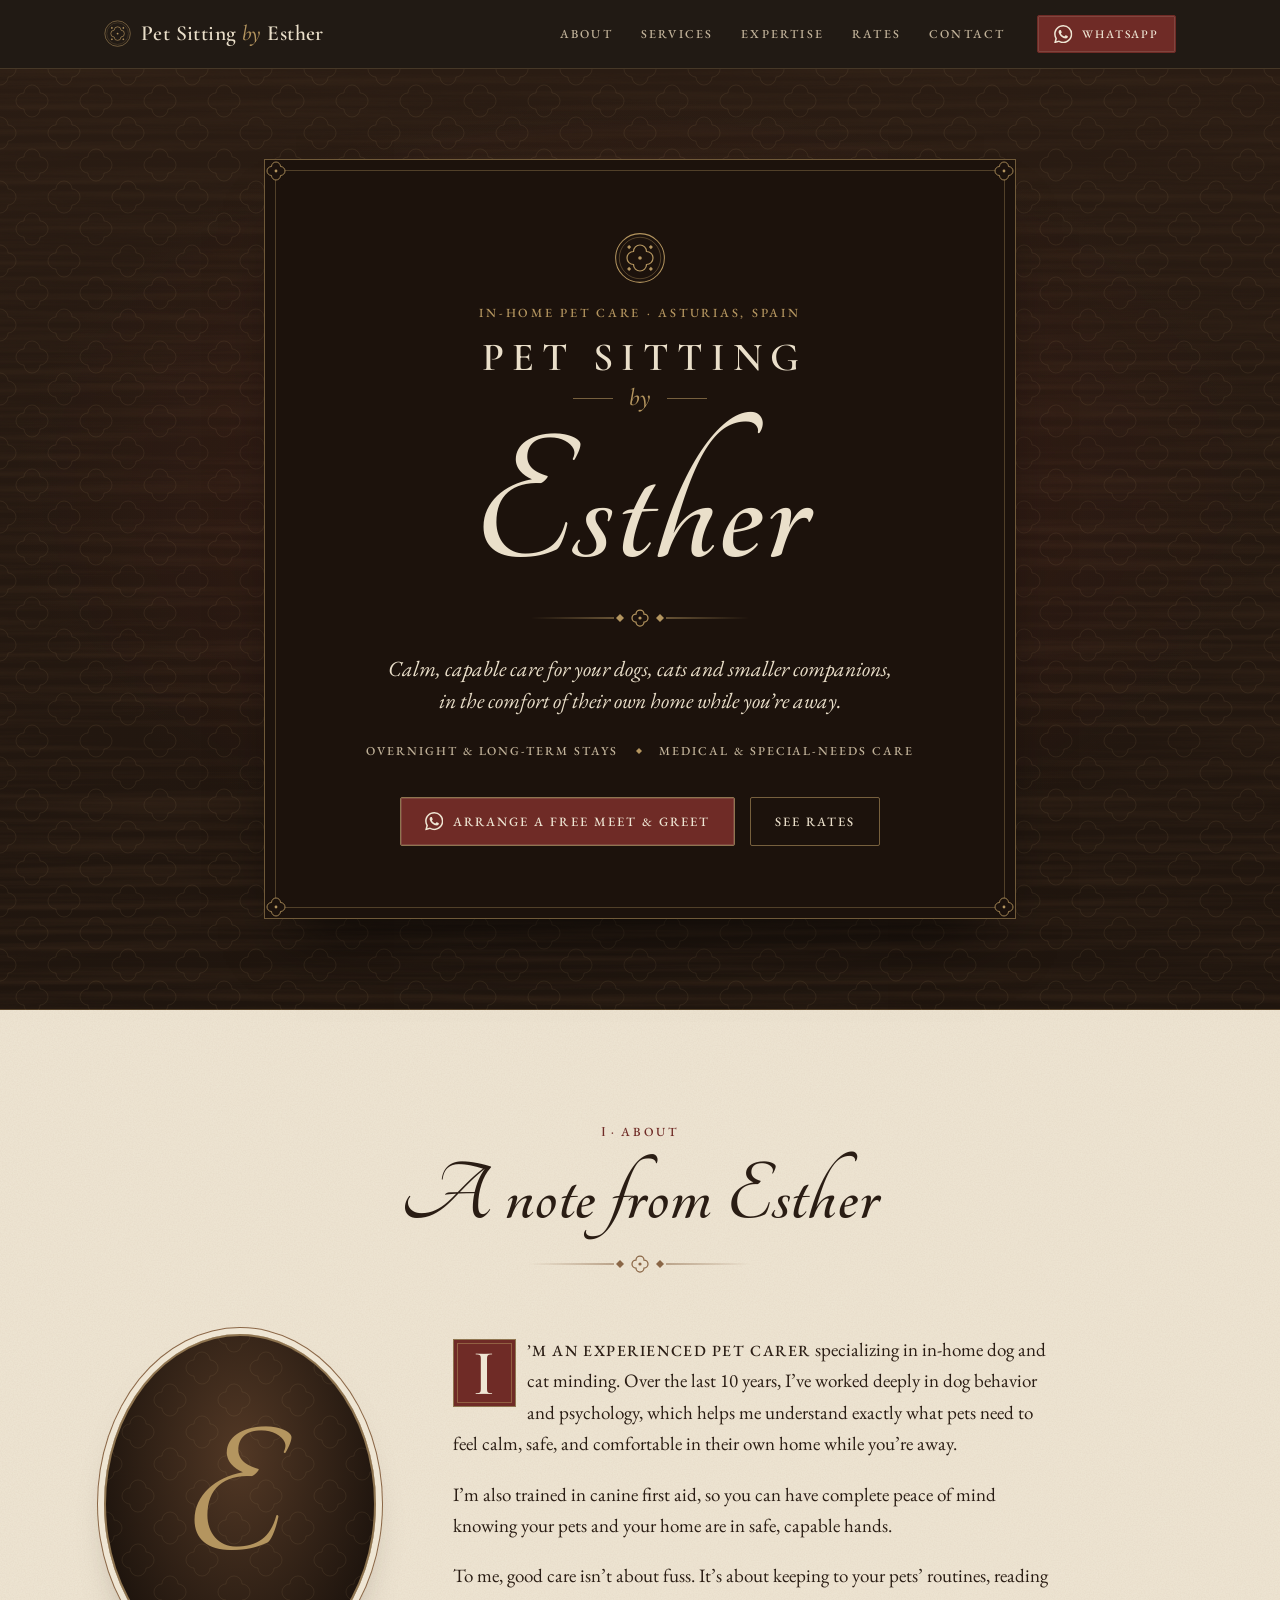
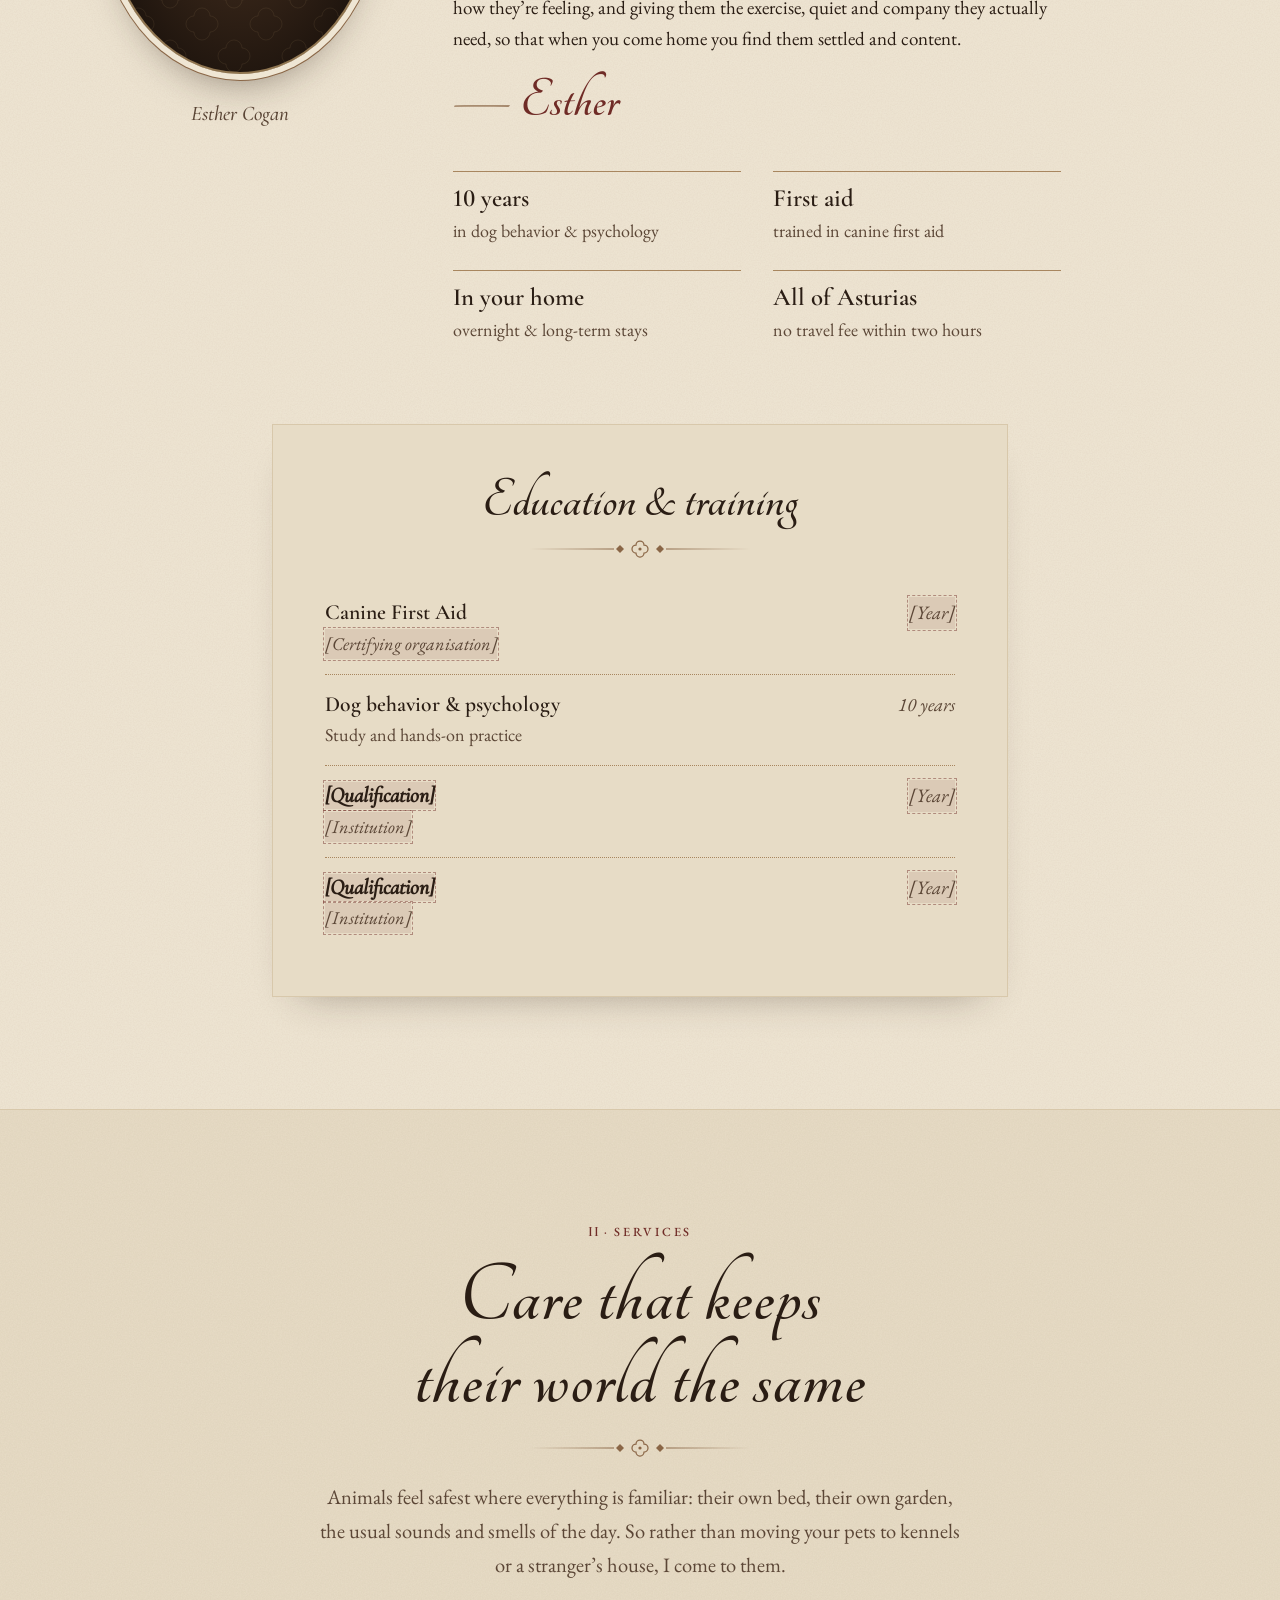
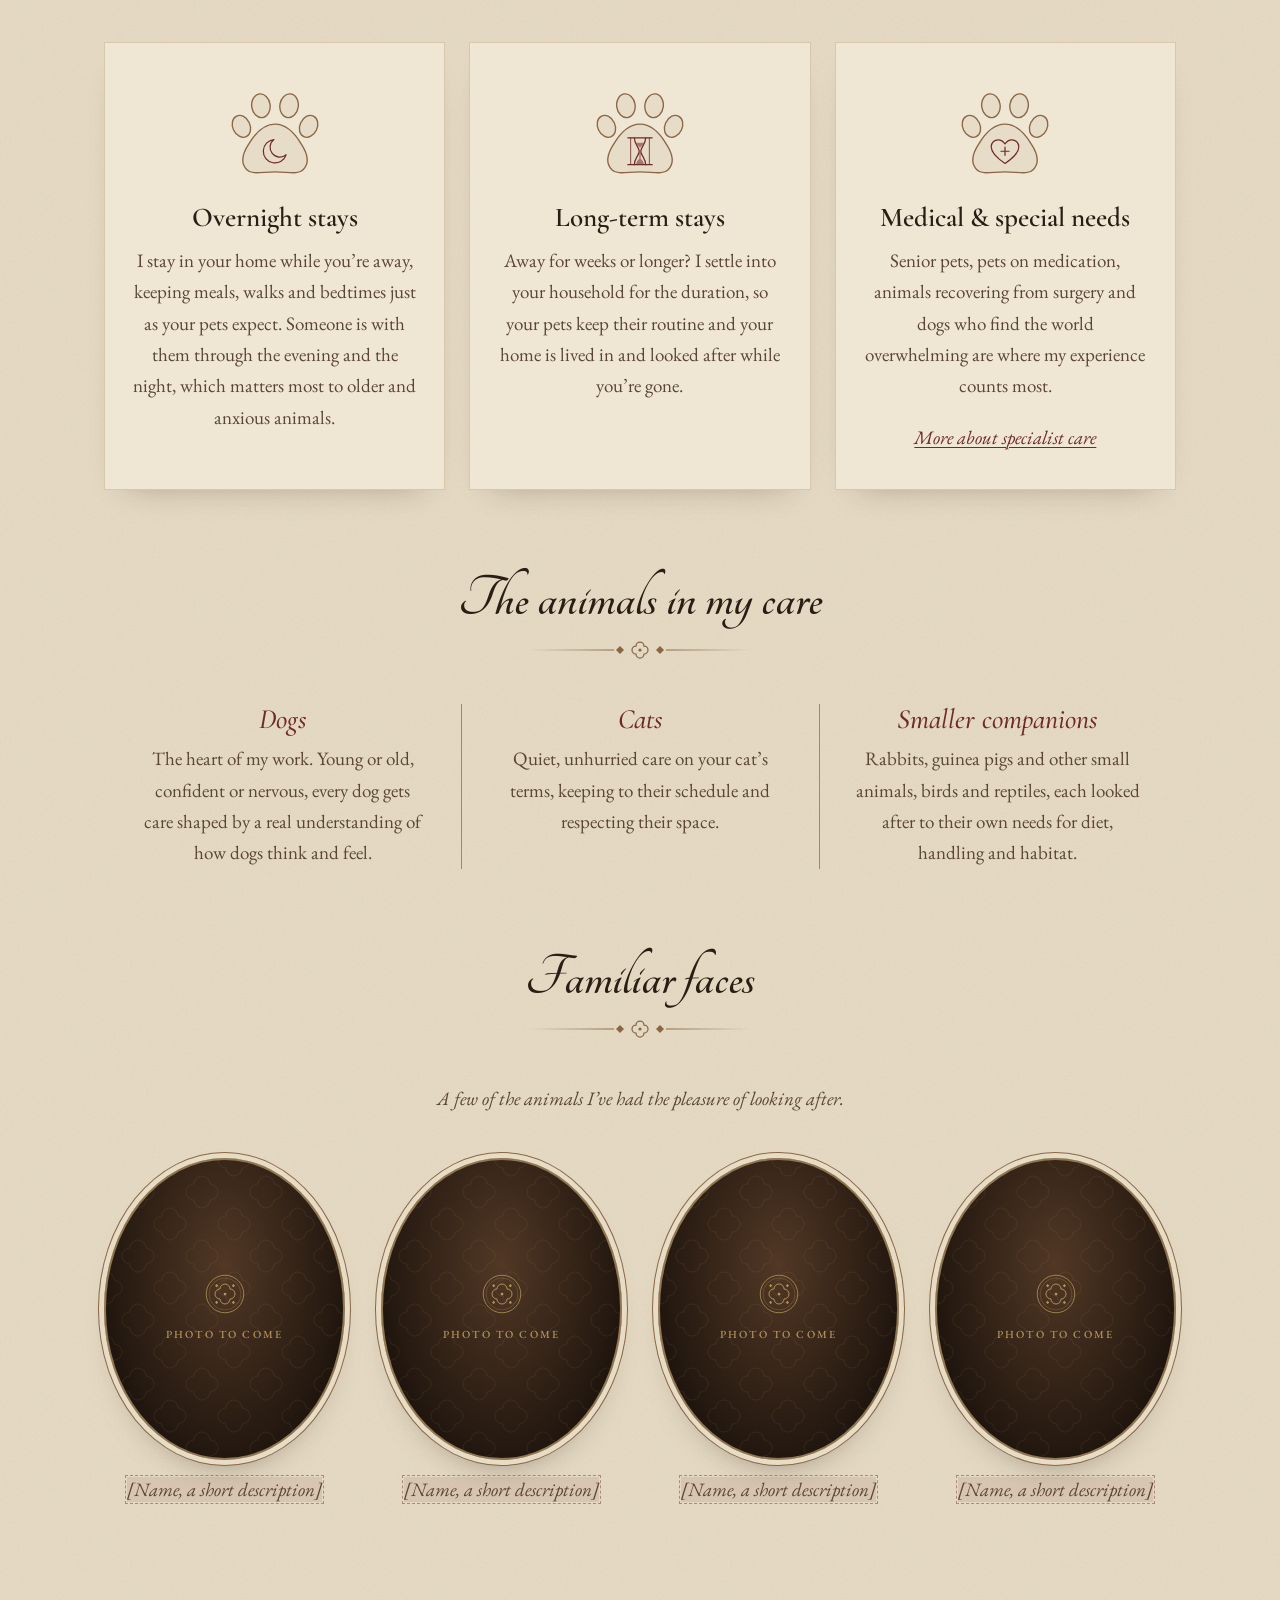
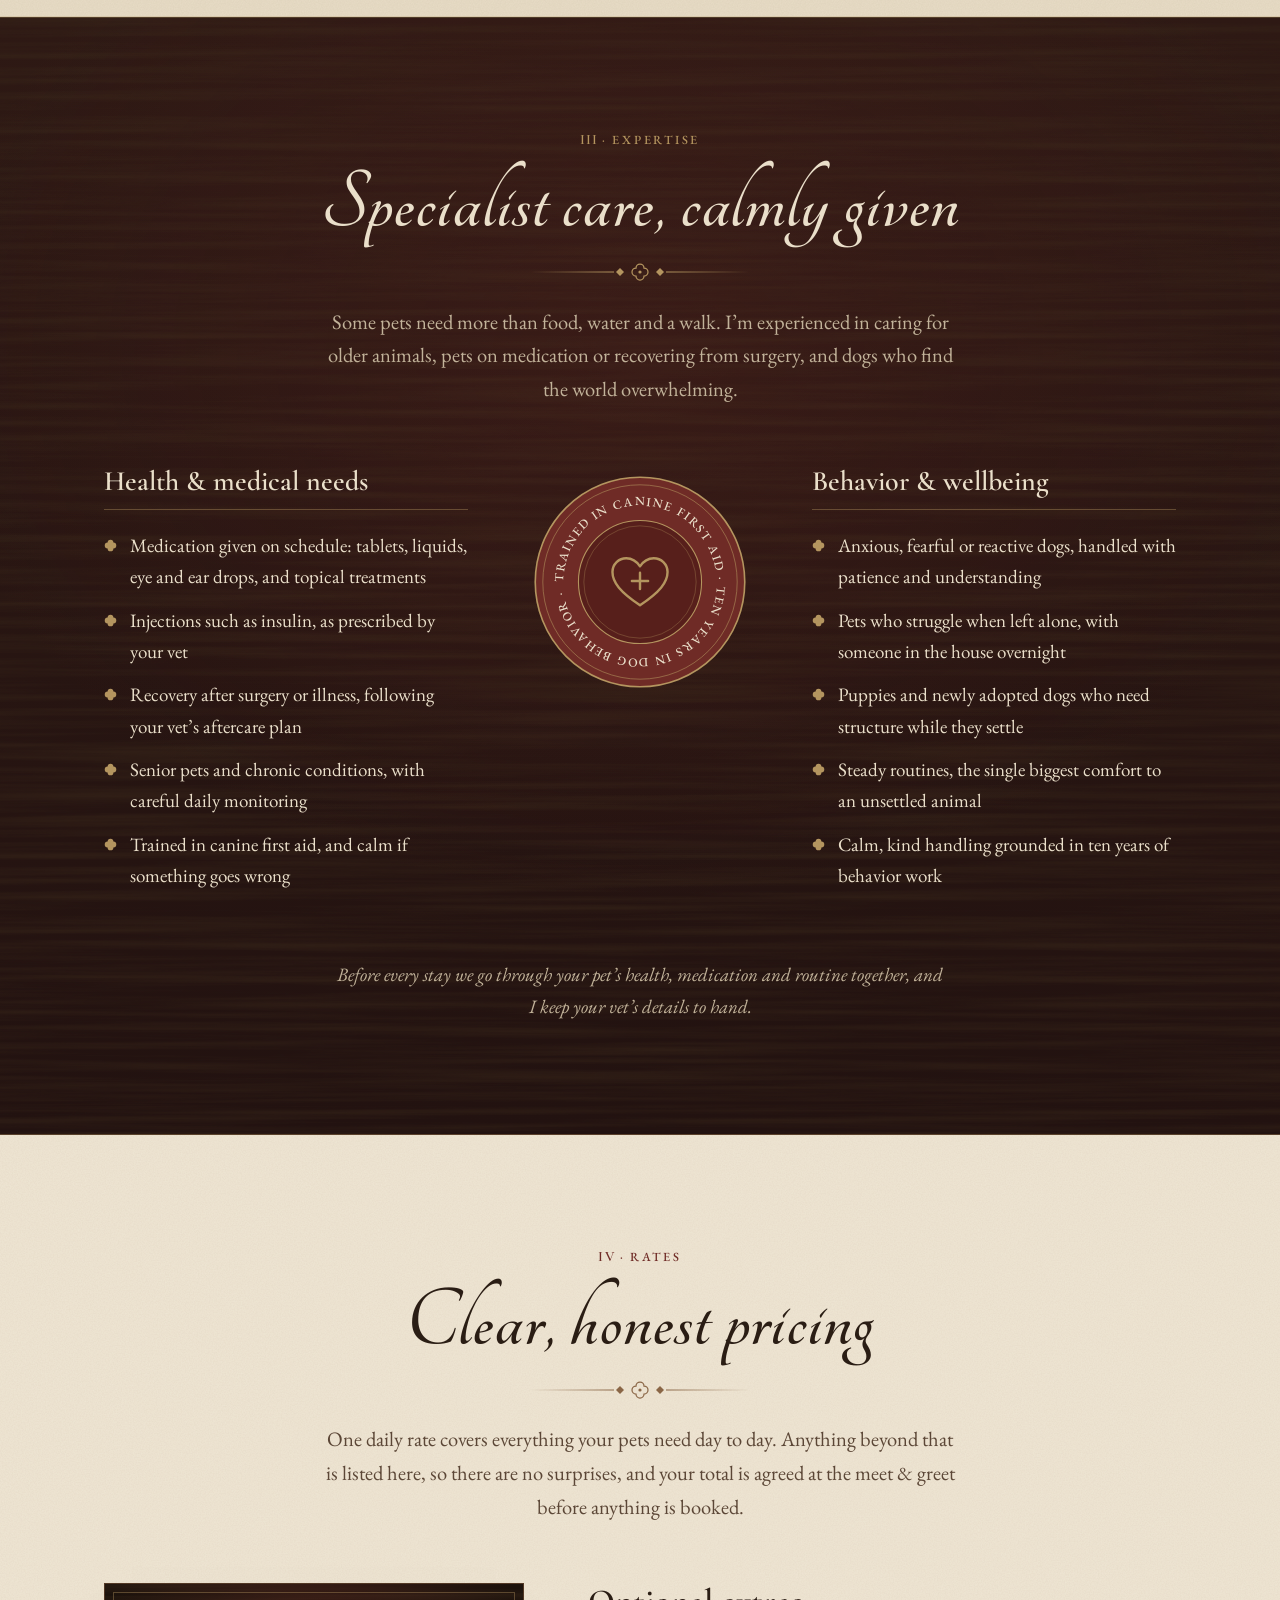
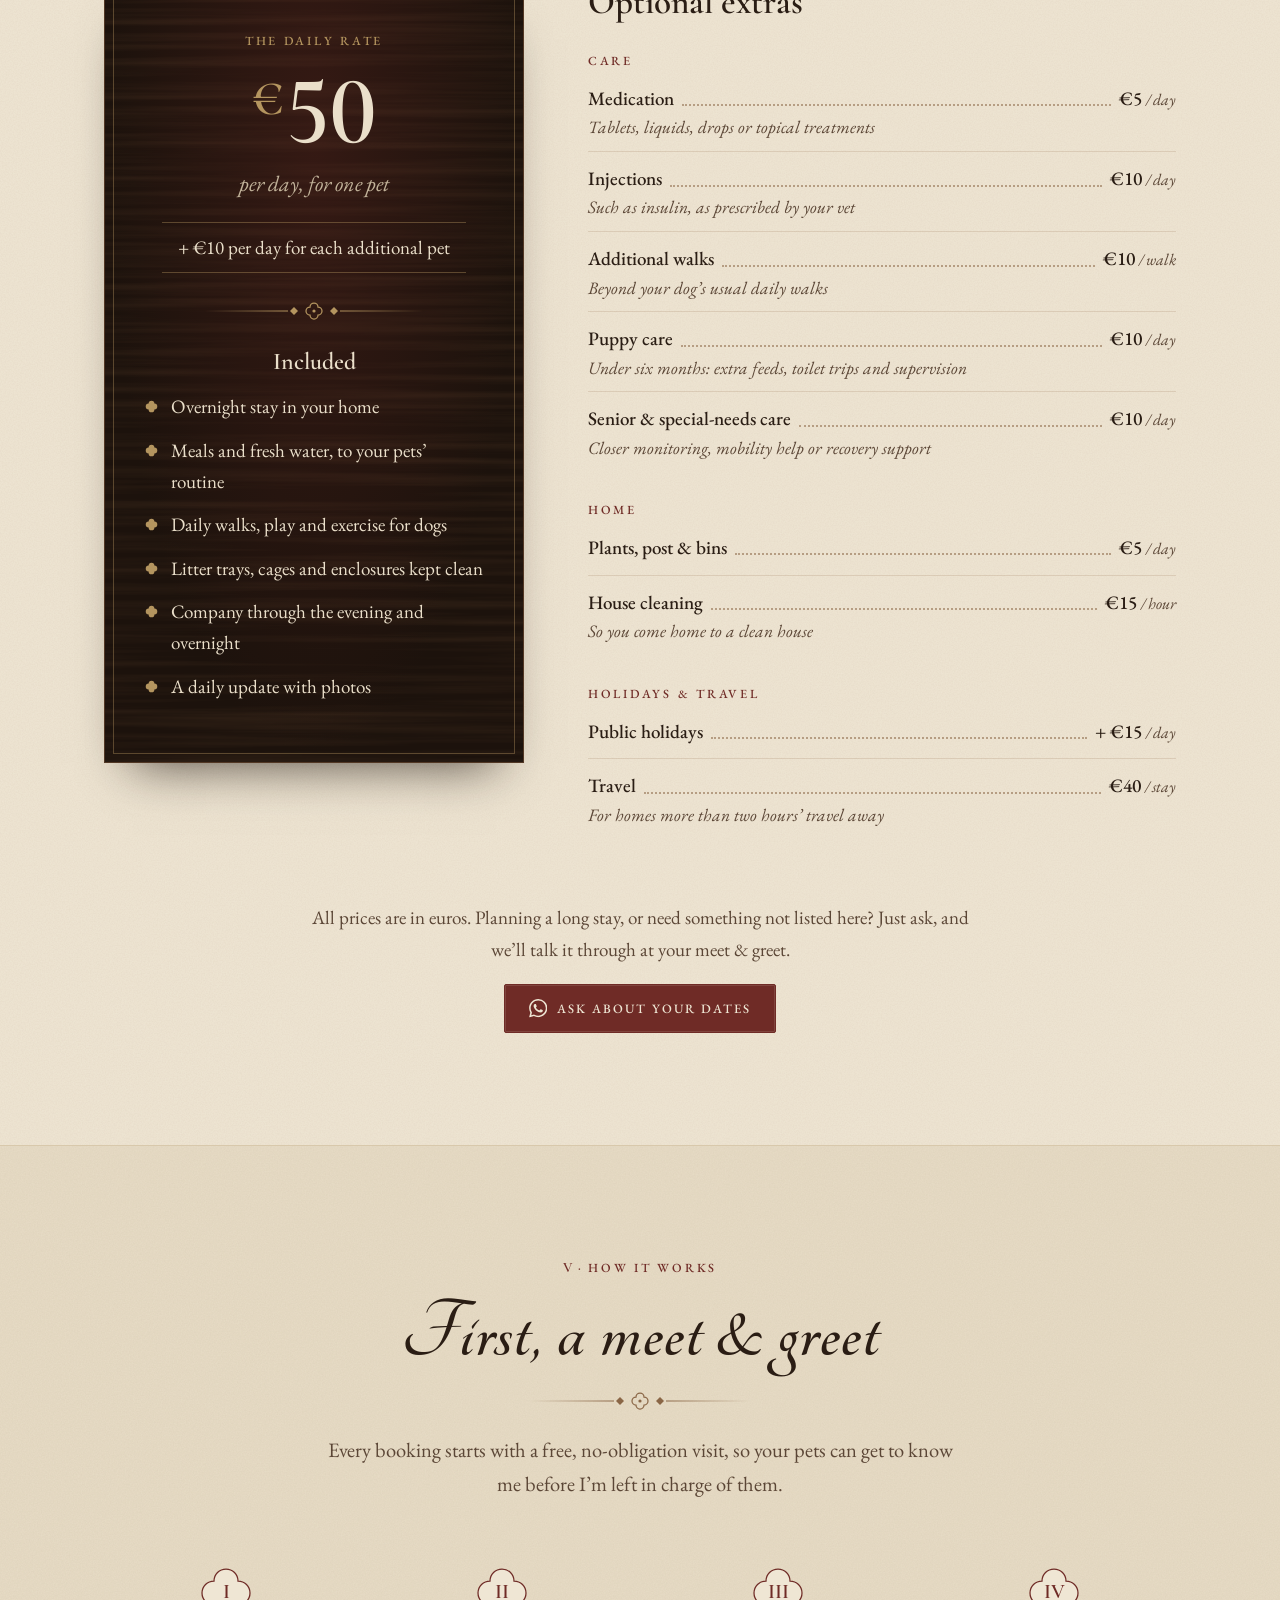
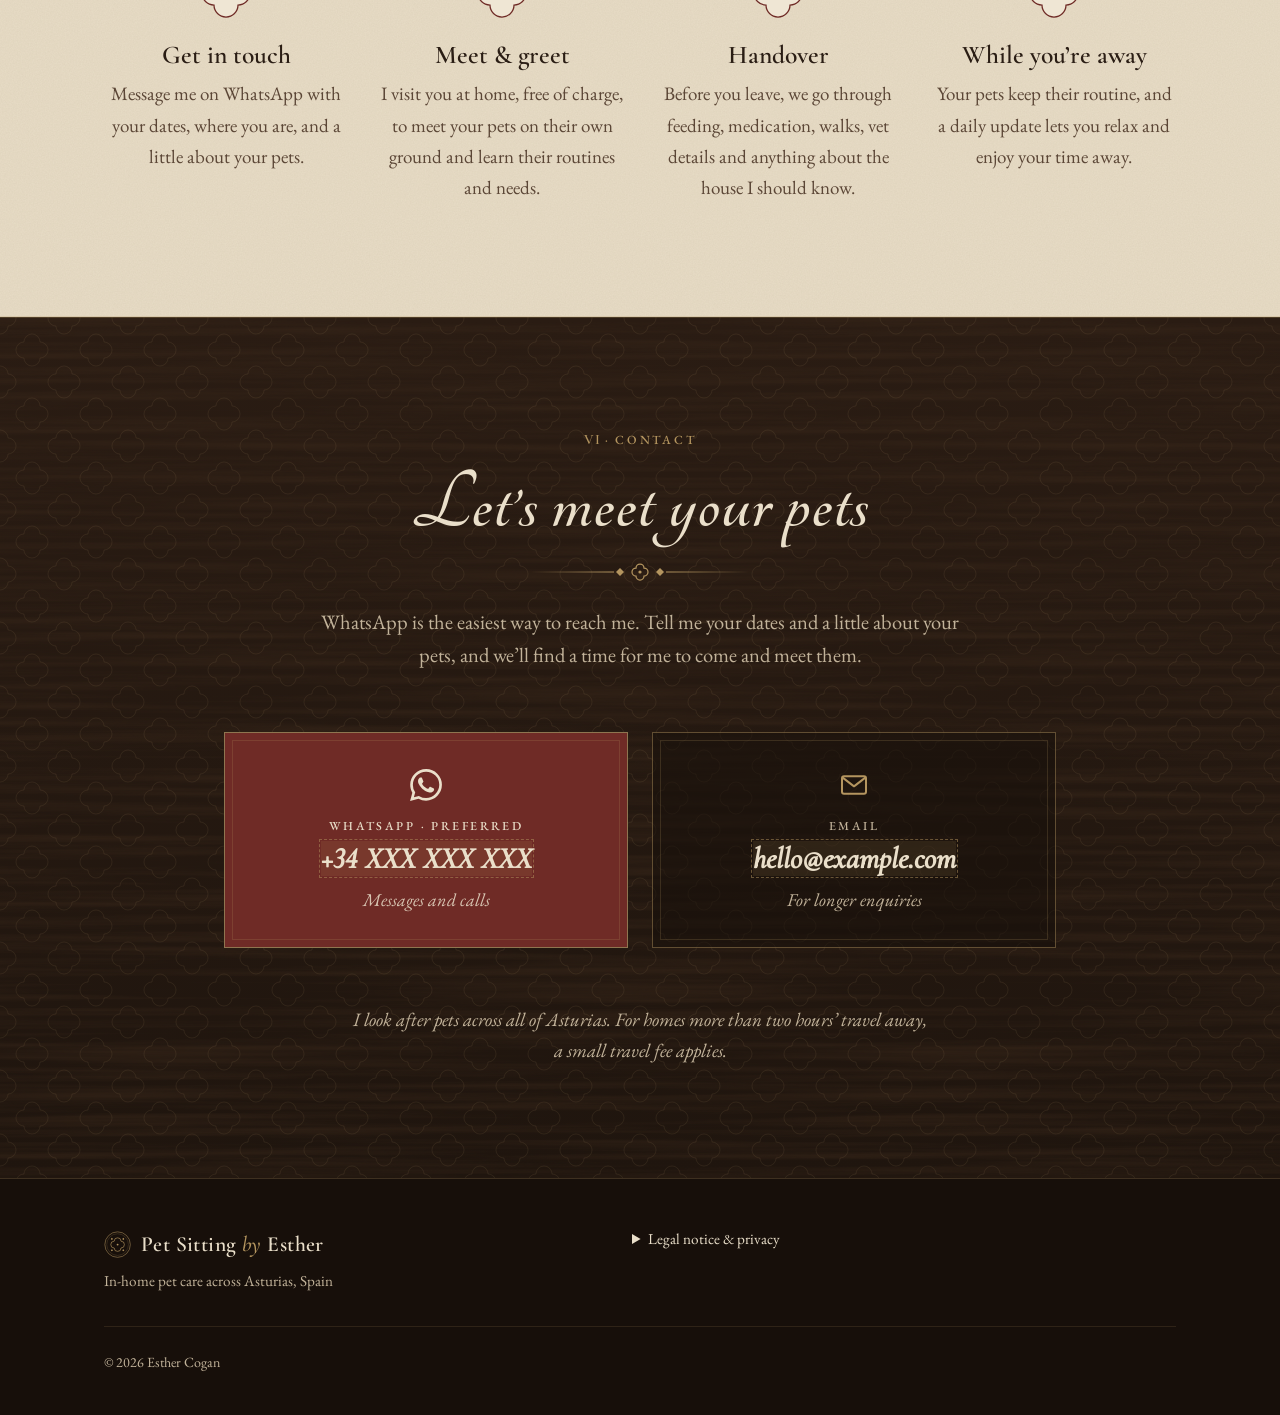
<file: index.html>
<!doctype html>
<html lang="en">
<head>
  <meta charset="utf-8">
  <meta name="viewport" content="width=device-width, initial-scale=1, viewport-fit=cover">
  <title>Pet Sitting by Esther · In-home pet care in Asturias</title>
  <meta name="description" content="Calm, capable in-home care for dogs, cats and small pets across Asturias, Spain. Overnight and long-term stays, experience with medical and special needs, and a free meet &amp; greet.">
  <meta name="theme-color" content="#1f150e">
  <link rel="canonical" href="https://esthercogan.github.io/">

  <meta property="og:type" content="website">
  <meta property="og:site_name" content="Pet Sitting by Esther">
  <meta property="og:title" content="Pet Sitting by Esther">
  <meta property="og:description" content="Calm, capable in-home care for dogs, cats and small pets across Asturias. Overnight and long-term stays, with medical and special-needs experience.">
  <meta property="og:url" content="https://esthercogan.github.io/">
  <meta property="og:image" content="https://esthercogan.github.io/assets/img/og-image.png">
  <meta property="og:image:width" content="1200">
  <meta property="og:image:height" content="630">
  <meta property="og:image:alt" content="Pet Sitting by Esther: in-home pet care in Asturias">
  <meta name="twitter:card" content="summary_large_image">

  <link rel="icon" href="assets/img/favicon.svg" type="image/svg+xml">
  <link rel="apple-touch-icon" href="assets/img/apple-touch-icon.png">
  <link rel="preload" href="assets/fonts/eb-garamond-400-normal.woff2" as="font" type="font/woff2" crossorigin>
  <link rel="preload" href="assets/fonts/cormorant-garamond-600-normal.woff2" as="font" type="font/woff2" crossorigin>
  <link rel="preload" href="assets/fonts/tangerine-700-normal.woff2" as="font" type="font/woff2" crossorigin>
  <link rel="stylesheet" href="assets/css/site.css">
</head>
<body>

<!--
  CONTACT DETAILS
  The WhatsApp number and email address appear in several places on this page.
  To update them, search and replace across the file:
    34XXXXXXXXX        → WhatsApp number in international format, digits only (e.g. 34612345678)
    +34 XXX XXX XXX    → the same number as displayed
    hello@example.com  → Esther's email address
-->

<svg class="sprite" aria-hidden="true" focusable="false">
  <symbol id="i-wa" viewBox="0 0 24 24">
    <path fill="currentColor" d="M17.472 14.382c-.297-.149-1.758-.867-2.03-.967-.273-.099-.471-.148-.67.15-.197.297-.767.966-.94 1.164-.173.199-.347.223-.644.075-.297-.15-1.255-.463-2.39-1.475-.883-.788-1.48-1.761-1.653-2.059-.173-.297-.018-.458.13-.606.134-.133.298-.347.446-.52.149-.174.198-.298.298-.497.099-.198.05-.371-.025-.52-.075-.149-.669-1.612-.916-2.207-.242-.579-.487-.5-.669-.51-.173-.008-.371-.01-.57-.01-.198 0-.52.074-.792.372-.272.297-1.04 1.016-1.04 2.479 0 1.462 1.065 2.875 1.213 3.074.149.198 2.096 3.2 5.077 4.487.709.306 1.262.489 1.694.625.712.227 1.36.195 1.871.118.571-.085 1.758-.719 2.006-1.413.248-.694.248-1.289.173-1.413-.074-.124-.272-.198-.57-.347m-5.421 7.403h-.004a9.87 9.87 0 01-5.031-1.378l-.361-.214-3.741.982.998-3.648-.235-.374a9.86 9.86 0 01-1.51-5.26c.001-5.45 4.436-9.884 9.888-9.884 2.64 0 5.122 1.03 6.988 2.898a9.825 9.825 0 012.893 6.994c-.003 5.45-4.437 9.884-9.885 9.884m8.413-18.297A11.815 11.815 0 0012.05 0C5.495 0 .16 5.335.157 11.892c0 2.096.547 4.142 1.588 5.945L.057 24l6.305-1.654a11.882 11.882 0 005.683 1.448h.005c6.554 0 11.89-5.335 11.893-11.893a11.821 11.821 0 00-3.48-8.413Z"/>
  </symbol>
  <symbol id="i-mail" viewBox="0 0 24 24">
    <g fill="none" stroke="currentColor" stroke-width="1.5" stroke-linejoin="round">
      <rect x="3" y="5.5" width="18" height="13" rx="1.5"/>
      <path d="M3.5 6.5l8.5 6.5 8.5-6.5"/>
    </g>
  </symbol>
  <symbol id="i-crest" viewBox="0 0 64 64">
    <g fill="none" stroke="currentColor">
      <circle cx="32" cy="32" r="30" stroke-width="1.25"/>
      <circle cx="32" cy="32" r="25.5" stroke-width="0.75" opacity="0.6"/>
      <path d="M24 24a8 8 0 0 1 16 0a8 8 0 0 1 0 16a8 8 0 0 1 -16 0a8 8 0 0 1 0 -16z" stroke-width="1.5"/>
    </g>
    <g fill="currentColor">
      <circle cx="32" cy="32" r="2.2"/>
      <path d="M18.6 16.1l2.5 2.5-2.5 2.5-2.5-2.5zM45.4 16.1l2.5 2.5-2.5 2.5-2.5-2.5zM45.4 42.9l2.5 2.5-2.5 2.5-2.5-2.5zM18.6 42.9l2.5 2.5-2.5 2.5-2.5-2.5z"/>
    </g>
  </symbol>
  <symbol id="i-paw" viewBox="0 0 96 96">
    <g fill="currentColor" fill-opacity="0.08" stroke="currentColor" stroke-width="1.25">
      <path d="M48 38C58 38 66 46 72 56C78 65 80 74 74 80C69 85 60 82 48 82C36 82 27 85 22 80C16 74 18 65 24 56C30 46 38 38 48 38Z"/>
      <ellipse cx="17" cy="40" rx="8" ry="10.5" transform="rotate(-25 17 40)"/>
      <ellipse cx="35" cy="21" rx="8.5" ry="11" transform="rotate(-8 35 21)"/>
      <ellipse cx="61" cy="21" rx="8.5" ry="11" transform="rotate(8 61 21)"/>
      <ellipse cx="79" cy="40" rx="8" ry="10.5" transform="rotate(25 79 40)"/>
    </g>
  </symbol>
  <symbol id="i-moon" viewBox="4 6 40 40">
    <path d="M22.94 14.05A12 12 0 1 0 35.43 29.66A10 10 0 1 1 22.94 14.05Z" fill="none" stroke="currentColor" stroke-width="1.25" stroke-linejoin="round"/>
  </symbol>
  <symbol id="i-hourglass" viewBox="0 0 48 48">
    <g fill="none" stroke="currentColor" stroke-width="1.5" stroke-linecap="round" stroke-linejoin="round">
      <path d="M9 7.5h30M9 40.5h30"/>
      <path d="M12.5 7.5v33M35.5 7.5v33" stroke-width="1"/>
      <path d="M17 7.5c0 8 6 11.5 6 16.5s-6 8.5-6 16.5M31 7.5c0 8-6 11.5-6 16.5s6 8.5 6 16.5"/>
      <path d="M24 25v8" stroke-width="1"/>
    </g>
    <path d="M19.6 13.5h8.8c-.9 3-3 4.8-4.4 6.2-1.4-1.4-3.5-3.2-4.4-6.2zM19 40.5c.6-4.6 3-6.6 5-7.2 2 .6 4.4 2.6 5 7.2z" fill="currentColor" opacity="0.55"/>
  </symbol>
  <symbol id="i-heart" viewBox="0 0 48 48">
    <g fill="none" stroke="currentColor" stroke-width="1.5" stroke-linecap="round" stroke-linejoin="round">
      <path d="M24 39C12 31 7 25 7 18.5 7 13.5 11 10 15.5 10c3.5 0 6.5 2 8.5 5 2-3 5-5 8.5-5C37 10 41 13.5 41 18.5 41 25 36 31 24 39Z"/>
      <path d="M24 19v10M19 24h10"/>
    </g>
  </symbol>
</svg>

<a class="skip-link" href="#main">Skip to content</a>

<header class="site-header">
  <div class="container site-header__inner">
    <a class="wordmark" href="#top">
      <svg aria-hidden="true"><use href="#i-crest"/></svg>
      <span>Pet Sitting <em>by</em> Esther</span>
    </a>
    <nav class="site-nav" aria-label="Main">
      <ul>
        <li><a href="#about">About</a></li>
        <li><a href="#services">Services</a></li>
        <li><a href="#expertise">Expertise</a></li>
        <li><a href="#rates">Rates</a></li>
        <li><a href="#contact">Contact</a></li>
      </ul>
    </nav>
    <a class="btn btn--primary btn--small header-cta" href="https://wa.me/34XXXXXXXXX?text=Hello%20Esther%2C%20I%27d%20like%20to%20ask%20about%20pet%20sitting." aria-label="Message Esther on WhatsApp">
      <svg aria-hidden="true"><use href="#i-wa"/></svg><span>WhatsApp</span>
    </a>
  </div>
</header>

<main id="main">

  <!-- Hero ================================================================ -->
  <section class="hero on-dark" id="top" aria-labelledby="hero-title">
    <div class="container">
      <div class="hero__card">
        <span class="corner corner--tl" aria-hidden="true"></span>
        <span class="corner corner--tr" aria-hidden="true"></span>
        <span class="corner corner--bl" aria-hidden="true"></span>
        <span class="corner corner--br" aria-hidden="true"></span>

        <svg class="hero__crest" aria-hidden="true"><use href="#i-crest"/></svg>
        <p class="eyebrow">In-home pet care · Asturias, Spain</p>
        <h1 class="title" id="hero-title">
          <span class="title__top">Pet Sitting</span>
          <span class="title__by">by</span>
          <span class="title__name">Esther</span>
        </h1>
        <span class="ornament" aria-hidden="true"></span>
        <p class="hero__lede">Calm, capable care for your dogs, cats and smaller companions, in the comfort of their own home while you’re away.</p>
        <ul class="hero__points">
          <li>Overnight &amp; long-term stays</li>
          <li>Medical &amp; special-needs care</li>
        </ul>
        <div class="hero__actions">
          <a class="btn btn--primary" href="https://wa.me/34XXXXXXXXX?text=Hello%20Esther%2C%20I%27d%20like%20to%20arrange%20a%20meet%20%26%20greet.">
            <svg aria-hidden="true"><use href="#i-wa"/></svg><span><span class="hide-sm">Arrange a </span>free meet &amp; greet</span>
          </a>
          <a class="btn btn--ghost" href="#rates">See rates</a>
        </div>
      </div>
    </div>
  </section>

  <!-- I. About ============================================================ -->
  <section class="section" id="about" aria-labelledby="about-title">
    <div class="container">
      <header class="section-head">
        <p class="eyebrow"><span class="numeral" aria-hidden="true">I ·</span> About</p>
        <h2 id="about-title">A note from Esther</h2>
        <span class="ornament" aria-hidden="true"></span>
      </header>

      <div class="about">
        <figure class="portrait">
          <div class="portrait__frame">
            <!-- TODO(photo): replace the <span> below with Esther's portrait, e.g.
                 <img src="assets/img/photos/esther.jpg" alt="Esther Cogan with a dog in a garden" width="800" height="1000">
                 A portrait-shaped photo (about 4:5) works best; the frame crops it to an oval. -->
            <span class="portrait__monogram" aria-hidden="true">E</span>
          </div>
          <figcaption>Esther Cogan</figcaption>
        </figure>

        <div class="about__text">
          <div class="bio">
            <p><span class="initial">I</span><span class="lead-in">’m an experienced pet carer</span> specializing in in-home dog and cat minding. Over the last 10 years, I’ve worked deeply in dog behavior and psychology, which helps me understand exactly what pets need to feel calm, safe, and comfortable in their own home while you’re away.</p>
            <p>I’m also trained in canine first aid, so you can have complete peace of mind knowing your pets and your home are in safe, capable hands.</p>
            <p>To me, good care isn’t about fuss. It’s about keeping to your pets’ routines, reading how they’re feeling, and giving them the exercise, quiet and company they actually need, so that when you come home you find them settled and content.</p>
          </div>
          <p class="signature">Esther</p>

          <dl class="facts">
            <div>
              <dt>10 years</dt>
              <dd>in dog behavior &amp; psychology</dd>
            </div>
            <div>
              <dt>First aid</dt>
              <dd>trained in canine first aid</dd>
            </div>
            <div>
              <dt>In your home</dt>
              <dd>overnight &amp; long-term stays</dd>
            </div>
            <div>
              <dt>All of Asturias</dt>
              <dd>no travel fee within two hours</dd>
            </div>
          </dl>
        </div>
      </div>

      <div class="credentials" id="education">
        <h3>Education &amp; training</h3>
        <span class="ornament" aria-hidden="true"></span>
        <!-- TODO(esther): fill in qualifications. Add or remove <li> rows as needed;
             each row is a title, where it was earned, and when. -->
        <ul class="ledger">
          <li>
            <div>
              <span class="ledger__title">Canine First Aid</span>
              <span class="ledger__where tbc">[Certifying organisation]</span>
            </div>
            <span class="ledger__when tbc">[Year]</span>
          </li>
          <li>
            <div>
              <span class="ledger__title">Dog behavior &amp; psychology</span>
              <span class="ledger__where">Study and hands-on practice</span>
            </div>
            <span class="ledger__when">10 years</span>
          </li>
          <li>
            <div>
              <span class="ledger__title tbc">[Qualification]</span>
              <span class="ledger__where tbc">[Institution]</span>
            </div>
            <span class="ledger__when tbc">[Year]</span>
          </li>
          <li>
            <div>
              <span class="ledger__title tbc">[Qualification]</span>
              <span class="ledger__where tbc">[Institution]</span>
            </div>
            <span class="ledger__when tbc">[Year]</span>
          </li>
        </ul>
      </div>
    </div>
  </section>

  <!-- II. Services ======================================================== -->
  <section class="section section--alt" id="services" aria-labelledby="services-title">
    <div class="container">
      <header class="section-head">
        <p class="eyebrow"><span class="numeral" aria-hidden="true">II ·</span> Services</p>
        <h2 id="services-title">Care that keeps their world the same</h2>
        <span class="ornament" aria-hidden="true"></span>
        <p class="intro">Animals feel safest where everything is familiar: their own bed, their own garden, the usual sounds and smells of the day. So rather than moving your pets to kennels or a stranger’s house, I come to them.</p>
      </header>

      <div class="cards">
        <article class="card">
          <svg class="paw" viewBox="0 0 96 96" aria-hidden="true">
            <use class="paw__print" href="#i-paw"/>
            <use class="paw__icon" href="#i-moon" x="30" y="45" width="36" height="36"/>
          </svg>
          <h3>Overnight stays</h3>
          <p>I stay in your home while you’re away, keeping meals, walks and bedtimes just as your pets expect. Someone is with them through the evening and the night, which matters most to older and anxious animals.</p>
        </article>

        <article class="card">
          <svg class="paw" viewBox="0 0 96 96" aria-hidden="true">
            <use class="paw__print" href="#i-paw"/>
            <use class="paw__icon" href="#i-hourglass" x="30" y="45" width="36" height="36"/>
          </svg>
          <h3>Long-term stays</h3>
          <p>Away for weeks or longer? I settle into your household for the duration, so your pets keep their routine and your home is lived in and looked after while you’re gone.</p>
        </article>

        <article class="card">
          <svg class="paw" viewBox="0 0 96 96" aria-hidden="true">
            <use class="paw__print" href="#i-paw"/>
            <use class="paw__icon" href="#i-heart" x="30" y="45" width="36" height="36"/>
          </svg>
          <h3>Medical &amp; special needs</h3>
          <p>Senior pets, pets on medication, animals recovering from surgery and dogs who find the world overwhelming are where my experience counts most.</p>
          <a class="card__link" href="#expertise">More about specialist care</a>
        </article>
      </div>

      <h3 class="subhead">The animals in my care</h3>
      <span class="ornament" aria-hidden="true"></span>
      <ul class="companions">
        <li>
          <h4>Dogs</h4>
          <p>The heart of my work. Young or old, confident or nervous, every dog gets care shaped by a real understanding of how dogs think and feel.</p>
        </li>
        <li>
          <h4>Cats</h4>
          <p>Quiet, unhurried care on your cat’s terms, keeping to their schedule and respecting their space.</p>
        </li>
        <li>
          <h4>Smaller companions</h4>
          <p>Rabbits, guinea pigs and other small animals, birds and reptiles, each looked after to their own needs for diet, handling and habitat.</p>
        </li>
      </ul>

      <!-- TODO(photo): pet portrait gallery. Put photos in assets/img/photos/ and, in
           each <li>, replace the placeholder <span> with an image, e.g.
             <img src="assets/img/photos/bruno.jpg" alt="Bruno, a grey-muzzled Labrador, resting on a rug" width="800" height="1000" loading="lazy">
           and fill in the caption. Copy or delete <li> rows as needed; four fit per row.
           Portrait-shaped photos (about 4:5) work best. -->
      <h3 class="subhead">Familiar faces</h3>
      <span class="ornament" aria-hidden="true"></span>
      <p class="gallery__intro">A few of the animals I’ve had the pleasure of looking after.</p>
      <ul class="gallery">
        <li>
          <figure>
            <div class="gallery__photo">
              <span class="gallery__placeholder" aria-hidden="true"><svg><use href="#i-crest"/></svg>Photo to come</span>
            </div>
            <figcaption><span class="tbc">[Name, a short description]</span></figcaption>
          </figure>
        </li>
        <li>
          <figure>
            <div class="gallery__photo">
              <span class="gallery__placeholder" aria-hidden="true"><svg><use href="#i-crest"/></svg>Photo to come</span>
            </div>
            <figcaption><span class="tbc">[Name, a short description]</span></figcaption>
          </figure>
        </li>
        <li>
          <figure>
            <div class="gallery__photo">
              <span class="gallery__placeholder" aria-hidden="true"><svg><use href="#i-crest"/></svg>Photo to come</span>
            </div>
            <figcaption><span class="tbc">[Name, a short description]</span></figcaption>
          </figure>
        </li>
        <li>
          <figure>
            <div class="gallery__photo">
              <span class="gallery__placeholder" aria-hidden="true"><svg><use href="#i-crest"/></svg>Photo to come</span>
            </div>
            <figcaption><span class="tbc">[Name, a short description]</span></figcaption>
          </figure>
        </li>
      </ul>
    </div>
  </section>

  <!-- III. Expertise ====================================================== -->
  <section class="section section--wood on-dark" id="expertise" aria-labelledby="expertise-title">
    <div class="container">
      <header class="section-head">
        <p class="eyebrow"><span class="numeral" aria-hidden="true">III ·</span> Expertise</p>
        <h2 id="expertise-title">Specialist care, calmly given</h2>
        <span class="ornament" aria-hidden="true"></span>
        <p class="intro">Some pets need more than food, water and a walk. I’m experienced in caring for older animals, pets on medication or recovering from surgery, and dogs who find the world overwhelming.</p>
      </header>

      <!-- TODO(esther): check both lists below and remove anything Esther doesn't offer. -->
      <div class="expertise">
        <div>
          <h3>Health &amp; medical needs</h3>
          <ul class="marked-list">
            <li>Medication given on schedule: tablets, liquids, eye and ear drops, and topical treatments</li>
            <li>Injections such as insulin, as prescribed by your vet</li>
            <li>Recovery after surgery or illness, following your vet’s aftercare plan</li>
            <li>Senior pets and chronic conditions, with careful daily monitoring</li>
            <li>Trained in canine first aid, and calm if something goes wrong</li>
          </ul>
        </div>

        <div class="seal-wrap">
          <svg class="seal" viewBox="0 0 200 200" role="img" aria-labelledby="seal-title">
            <title id="seal-title">Trained in canine first aid, with ten years in dog behavior</title>
            <defs>
              <path id="seal-ring" d="M100 100m-71 0a71 71 0 1 1 142 0a71 71 0 1 1 -142 0"/>
            </defs>
            <circle cx="100" cy="100" r="97" fill="#6f2b26" stroke="#b4955f" stroke-width="1.5"/>
            <circle cx="100" cy="100" r="90" fill="none" stroke="#b4955f" stroke-width="0.75" opacity="0.7"/>
            <circle cx="100" cy="100" r="57" fill="#571f1b" stroke="#b4955f" stroke-width="1"/>
            <circle cx="100" cy="100" r="52" fill="none" stroke="#b4955f" stroke-width="0.5" opacity="0.6"/>
            <text fill="#eadfca" font-family="'EB Garamond', Georgia, serif" font-size="11.5" font-weight="500">
              <textPath href="#seal-ring" textLength="436" lengthAdjust="spacing">TRAINED IN CANINE FIRST AID · TEN YEARS IN DOG BEHAVIOR ·</textPath>
            </text>
            <use href="#i-heart" x="64" y="63" width="72" height="72" color="#b4955f"/>
          </svg>
        </div>

        <div>
          <h3>Behavior &amp; wellbeing</h3>
          <ul class="marked-list">
            <li>Anxious, fearful or reactive dogs, handled with patience and understanding</li>
            <li>Pets who struggle when left alone, with someone in the house overnight</li>
            <li>Puppies and newly adopted dogs who need structure while they settle</li>
            <li>Steady routines, the single biggest comfort to an unsettled animal</li>
            <li>Calm, kind handling grounded in ten years of behavior work</li>
          </ul>
        </div>
      </div>

      <p class="expertise__note">Before every stay we go through your pet’s health, medication and routine together, and I keep your vet’s details to hand.</p>
    </div>
  </section>

  <!-- IV. Rates =========================================================== -->
  <!-- Prices are starting values to be confirmed with Esther. -->
  <section class="section" id="rates" aria-labelledby="rates-title">
    <div class="container">
      <header class="section-head">
        <p class="eyebrow"><span class="numeral" aria-hidden="true">IV ·</span> Rates</p>
        <h2 id="rates-title">Clear, honest pricing</h2>
        <span class="ornament" aria-hidden="true"></span>
        <p class="intro">One daily rate covers everything your pets need day to day. Anything beyond that is listed here, so there are no surprises, and your total is agreed at the meet &amp; greet before anything is booked.</p>
      </header>

      <div class="rates">
        <div class="rate-card on-dark">
          <p class="eyebrow">The daily rate</p>
          <p class="rate-card__price"><span class="rate-card__currency">€</span>50</p>
          <p class="rate-card__unit">per day, for one pet</p>
          <p class="rate-card__more">+ €10 per day for each additional pet</p>
          <span class="ornament" aria-hidden="true"></span>
          <h3>Included</h3>
          <ul class="marked-list">
            <li>Overnight stay in your home</li>
            <li>Meals and fresh water, to your pets’ routine</li>
            <li>Daily walks, play and exercise for dogs</li>
            <li>Litter trays, cages and enclosures kept clean</li>
            <li>Company through the evening and overnight</li>
            <li>A daily update with photos</li>
          </ul>
        </div>

        <div class="extras">
          <h3>Optional extras</h3>

          <h4>Care</h4>
          <ul class="price-list">
            <li>
              <span class="price-list__name">Medication</span>
              <span class="price-list__leader" aria-hidden="true"></span>
              <span class="price-list__price">€5 <small>/ day</small></span>
              <span class="price-list__note">Tablets, liquids, drops or topical treatments</span>
            </li>
            <li>
              <span class="price-list__name">Injections</span>
              <span class="price-list__leader" aria-hidden="true"></span>
              <span class="price-list__price">€10 <small>/ day</small></span>
              <span class="price-list__note">Such as insulin, as prescribed by your vet</span>
            </li>
            <li>
              <span class="price-list__name">Additional walks</span>
              <span class="price-list__leader" aria-hidden="true"></span>
              <span class="price-list__price">€10 <small>/ walk</small></span>
              <span class="price-list__note">Beyond your dog’s usual daily walks</span>
            </li>
            <li>
              <span class="price-list__name">Puppy care</span>
              <span class="price-list__leader" aria-hidden="true"></span>
              <span class="price-list__price">€10 <small>/ day</small></span>
              <span class="price-list__note">Under six months: extra feeds, toilet trips and supervision</span>
            </li>
            <li>
              <span class="price-list__name">Senior &amp; special-needs care</span>
              <span class="price-list__leader" aria-hidden="true"></span>
              <span class="price-list__price">€10 <small>/ day</small></span>
              <span class="price-list__note">Closer monitoring, mobility help or recovery support</span>
            </li>
          </ul>

          <h4>Home</h4>
          <ul class="price-list">
            <li>
              <span class="price-list__name">Plants, post &amp; bins</span>
              <span class="price-list__leader" aria-hidden="true"></span>
              <span class="price-list__price">€5 <small>/ day</small></span>
            </li>
            <li>
              <span class="price-list__name">House cleaning</span>
              <span class="price-list__leader" aria-hidden="true"></span>
              <span class="price-list__price">€15 <small>/ hour</small></span>
              <span class="price-list__note">So you come home to a clean house</span>
            </li>
          </ul>

          <h4>Holidays &amp; travel</h4>
          <ul class="price-list">
            <li>
              <span class="price-list__name">Public holidays</span>
              <span class="price-list__leader" aria-hidden="true"></span>
              <span class="price-list__price">+ €15 <small>/ day</small></span>
            </li>
            <li>
              <span class="price-list__name">Travel</span>
              <span class="price-list__leader" aria-hidden="true"></span>
              <span class="price-list__price">€40 <small>/ stay</small></span>
              <span class="price-list__note">For homes more than two hours’ travel away</span>
            </li>
          </ul>
        </div>
      </div>

      <div class="rates__footer">
        <p>All prices are in euros. Planning a long stay, or need something not listed here? Just ask, and we’ll talk it through at your meet &amp; greet.</p>
        <a class="btn btn--primary" href="https://wa.me/34XXXXXXXXX?text=Hello%20Esther%2C%20I%27d%20like%20to%20ask%20about%20pet%20sitting.">
          <svg aria-hidden="true"><use href="#i-wa"/></svg>Ask about your dates
        </a>
      </div>
    </div>
  </section>

  <!-- V. How it works ===================================================== -->
  <section class="section section--alt" id="process" aria-labelledby="process-title">
    <div class="container">
      <header class="section-head">
        <p class="eyebrow"><span class="numeral" aria-hidden="true">V ·</span> How it works</p>
        <h2 id="process-title">First, a meet &amp; greet</h2>
        <span class="ornament" aria-hidden="true"></span>
        <p class="intro">Every booking starts with a free, no-obligation visit, so your pets can get to know me before I’m left in charge of them.</p>
      </header>

      <ol class="steps">
        <li class="step">
          <span class="step__mark" aria-hidden="true">I</span>
          <h3>Get in touch</h3>
          <p>Message me on WhatsApp with your dates, where you are, and a little about your pets.</p>
        </li>
        <li class="step">
          <span class="step__mark" aria-hidden="true">II</span>
          <h3>Meet &amp; greet</h3>
          <p>I visit you at home, free of charge, to meet your pets on their own ground and learn their routines and needs.</p>
        </li>
        <li class="step">
          <span class="step__mark" aria-hidden="true">III</span>
          <h3>Handover</h3>
          <p>Before you leave, we go through feeding, medication, walks, vet details and anything about the house I should know.</p>
        </li>
        <li class="step">
          <span class="step__mark" aria-hidden="true">IV</span>
          <h3>While you’re away</h3>
          <p>Your pets keep their routine, and a daily update lets you relax and enjoy your time away.</p>
        </li>
      </ol>
    </div>
  </section>

  <!-- VI. Contact ========================================================= -->
  <section class="section section--oak on-dark" id="contact" aria-labelledby="contact-title">
    <div class="container">
      <header class="section-head">
        <p class="eyebrow"><span class="numeral" aria-hidden="true">VI ·</span> Contact</p>
        <h2 id="contact-title">Let’s meet your pets</h2>
        <span class="ornament" aria-hidden="true"></span>
        <p class="intro">WhatsApp is the easiest way to reach me. Tell me your dates and a little about your pets, and we’ll find a time for me to come and meet them.</p>
      </header>

      <div class="contact-grid">
        <a class="contact-card contact-card--primary" href="https://wa.me/34XXXXXXXXX?text=Hello%20Esther%2C%20I%27d%20like%20to%20ask%20about%20pet%20sitting.">
          <svg aria-hidden="true"><use href="#i-wa"/></svg>
          <span class="contact-card__label">WhatsApp · preferred</span>
          <span class="contact-card__value"><span class="tbc">+34 XXX XXX XXX</span></span>
          <span class="contact-card__hint">Messages and calls</span>
        </a>
        <a class="contact-card" href="mailto:hello@example.com?subject=Pet%20sitting%20enquiry">
          <svg aria-hidden="true"><use href="#i-mail"/></svg>
          <span class="contact-card__label">Email</span>
          <span class="contact-card__value"><span class="tbc">hello@example.com</span></span>
          <span class="contact-card__hint">For longer enquiries</span>
        </a>
      </div>

      <p class="contact__area">I look after pets across all of Asturias. For homes more than two hours’ travel away, a small travel fee applies.</p>
    </div>
  </section>

</main>

<footer class="site-footer">
  <div class="container site-footer__inner">
    <div>
      <a class="wordmark" href="#top">
        <svg aria-hidden="true"><use href="#i-crest"/></svg>
        <span>Pet Sitting <em>by</em> Esther</span>
      </a>
      <p>In-home pet care across Asturias, Spain</p>
    </div>

    <!-- TODO(esther): complete the legal notice (aviso legal) with Esther's NIF and
         town. Spanish law (LSSI) generally requires this on a business website. -->
    <details class="legal">
      <summary>Legal notice &amp; privacy</summary>
      <h3>Legal notice</h3>
      <p>This website is operated by Esther Cogan, NIF <span class="tbc">[NIF]</span>, <span class="tbc">[Town]</span>, Asturias, Spain. Contact: <a href="mailto:hello@example.com">hello@example.com</a>.</p>
      <h3>Privacy</h3>
      <p>This site uses no cookies, analytics or tracking, and collects no personal data. If you contact me by WhatsApp or email, I use your details only to reply to you and arrange care, and never share them. Messages sent through WhatsApp are also covered by WhatsApp’s own privacy policy. You can ask me to delete your details at any time.</p>
    </details>

    <p class="site-footer__copy">© 2026 Esther Cogan</p>
  </div>
</footer>

</body>
</html>
</file>
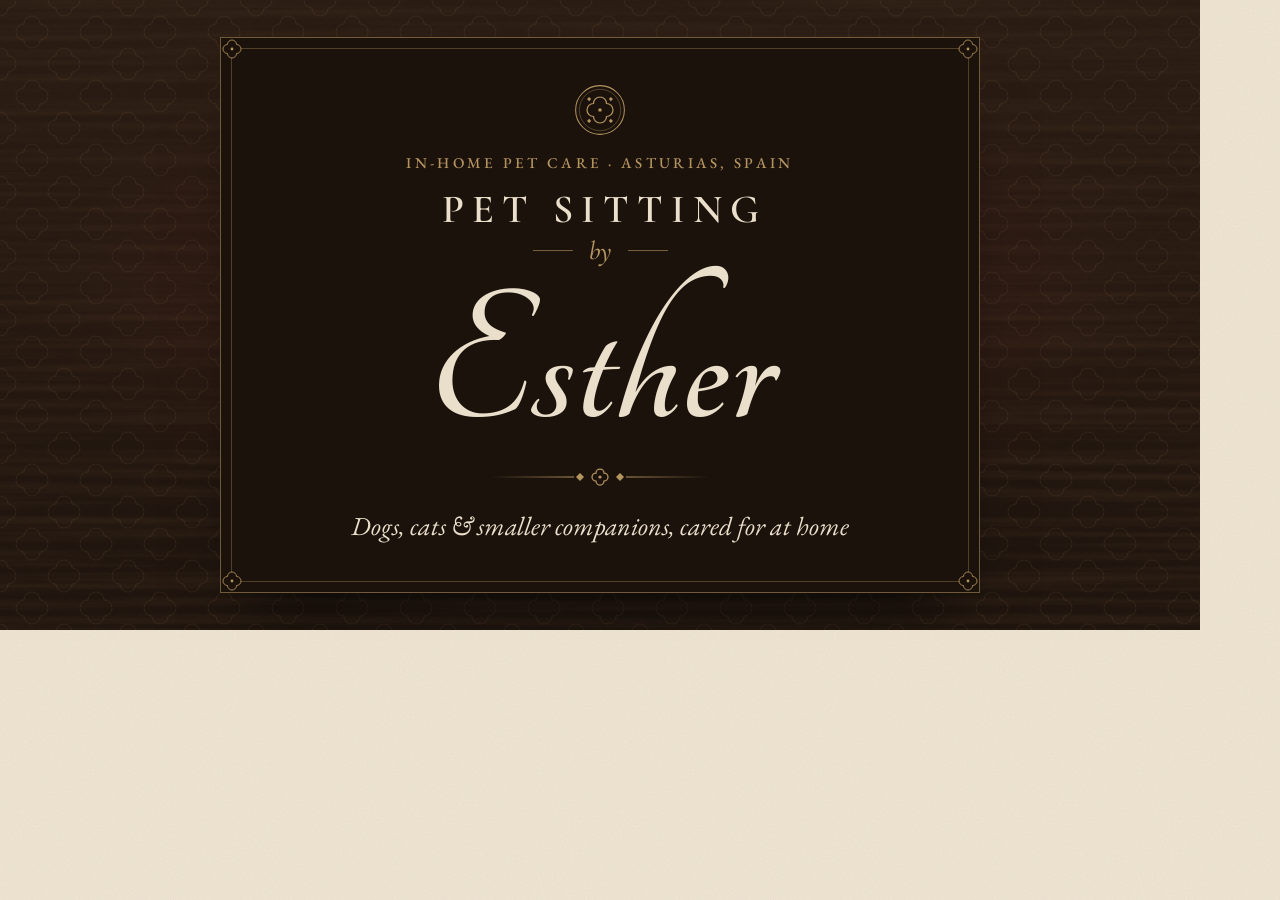
<file: tools/og-image.html>
<!doctype html>
<!--
  Source for assets/img/og-image.png, the preview image shown when the site is
  shared on WhatsApp and elsewhere. To regenerate after changing the name or
  wording, serve the repo locally and screenshot this page at 1200 × 630:

    python3 -m http.server 8000
    "/Applications/Google Chrome.app/Contents/MacOS/Google Chrome" --headless=new \
      --hide-scrollbars --window-size=1200,630 --virtual-time-budget=3000 \
      --screenshot=assets/img/og-image.png http://localhost:8000/tools/og-image.html
-->
<html lang="en">
<head>
  <meta charset="utf-8">
  <title>OG image</title>
  <link rel="stylesheet" href="../assets/css/site.css">
  <style>
    html, body { width: 1200px; height: 630px; overflow: hidden; }
    .hero { height: 630px; display: grid; place-items: center; padding: 0; border: 0; }
    .hero__card { width: 760px; max-width: none; padding: 46px 64px 44px; }
    .hero__crest { width: 52px; height: 52px; margin-bottom: 16px; }
    .eyebrow { font-size: 15px; margin-bottom: 14px; }
    .title { margin-bottom: 18px; }
    .title__top { font-size: 40px; }
    .title__by { font-size: 26px; }
    .title__name { font-size: 200px; }
    .og-tag { margin: 18px 0 0; font-size: 26px; font-style: italic; color: var(--cream); }
  </style>
</head>
<body>
  <div class="hero on-dark">
    <div class="hero__card">
      <span class="corner corner--tl"></span>
      <span class="corner corner--tr"></span>
      <span class="corner corner--bl"></span>
      <span class="corner corner--br"></span>
      <svg class="hero__crest" viewBox="0 0 64 64" aria-hidden="true">
        <g fill="none" stroke="currentColor">
          <circle cx="32" cy="32" r="30" stroke-width="1.25"/>
          <circle cx="32" cy="32" r="25.5" stroke-width="0.75" opacity="0.6"/>
          <path d="M24 24a8 8 0 0 1 16 0a8 8 0 0 1 0 16a8 8 0 0 1 -16 0a8 8 0 0 1 0 -16z" stroke-width="1.5"/>
        </g>
        <g fill="currentColor">
          <circle cx="32" cy="32" r="2.2"/>
          <path d="M18.6 16.1l2.5 2.5-2.5 2.5-2.5-2.5zM45.4 16.1l2.5 2.5-2.5 2.5-2.5-2.5zM45.4 42.9l2.5 2.5-2.5 2.5-2.5-2.5zM18.6 42.9l2.5 2.5-2.5 2.5-2.5-2.5z"/>
        </g>
      </svg>
      <p class="eyebrow">In-home pet care · Asturias, Spain</p>
      <h1 class="title">
        <span class="title__top">Pet Sitting</span>
        <span class="title__by">by</span>
        <span class="title__name">Esther</span>
      </h1>
      <span class="ornament"></span>
      <p class="og-tag">Dogs, cats &amp; smaller companions, cared for at home</p>
    </div>
  </div>
</body>
</html>
</file>
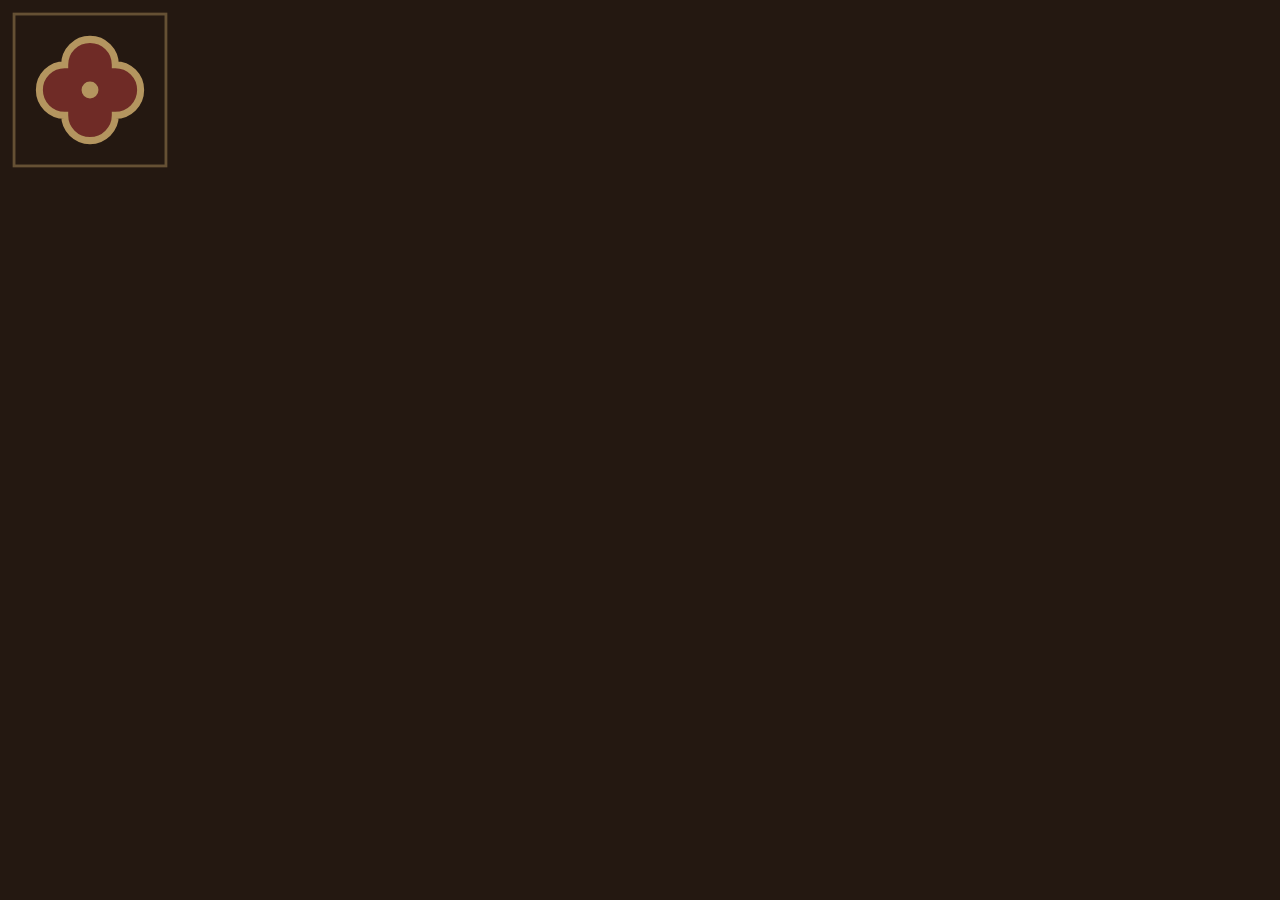
<file: tools/touch-icon.html>
<!doctype html>
<!--
  Source for assets/img/apple-touch-icon.png (the home-screen icon on phones).
  iOS rounds the corners itself, so this is a full square. Screenshot at 180 × 180,
  the same way as tools/og-image.html.
-->
<html lang="en">
<head>
  <meta charset="utf-8">
  <title>Touch icon</title>
  <style>html, body { margin: 0; width: 180px; height: 180px; overflow: hidden; background: #241811; }</style>
</head>
<body>
  <svg xmlns="http://www.w3.org/2000/svg" viewBox="0 0 64 64" width="180" height="180">
    <rect width="64" height="64" fill="#241811"/>
    <rect x="5" y="5" width="54" height="54" fill="none" stroke="#b4955f" stroke-opacity="0.45" stroke-width="1"/>
    <path d="M23 23a9 9 0 0 1 18 0a9 9 0 0 1 0 18a9 9 0 0 1 -18 0a9 9 0 0 1 0 -18z" fill="#6f2b26" stroke="#b4955f" stroke-width="2.5"/>
    <circle cx="32" cy="32" r="3" fill="#b4955f"/>
  </svg>
</body>
</html>
</file>
<file: assets/css/site.css>
/* ==========================================================================
   Pet Sitting by Esther
   Muted Victorian / gothic: oak and walnut, aged paper, claret, brass.
   ========================================================================== */

/* ---------- Fonts (self-hosted, SIL Open Font License; see fonts/OFL.txt) */

@font-face {
  font-family: "Cormorant Garamond";
  src: url("../fonts/cormorant-garamond-600-normal.woff2") format("woff2");
  font-weight: 600;
  font-style: normal;
  font-display: swap;
}
@font-face {
  font-family: "Cormorant Garamond";
  src: url("../fonts/cormorant-garamond-500-italic.woff2") format("woff2");
  font-weight: 500;
  font-style: italic;
  font-display: swap;
}
@font-face {
  font-family: "EB Garamond";
  src: url("../fonts/eb-garamond-400-normal.woff2") format("woff2");
  font-weight: 400;
  font-style: normal;
  font-display: swap;
}
@font-face {
  font-family: "EB Garamond";
  src: url("../fonts/eb-garamond-400-italic.woff2") format("woff2");
  font-weight: 400;
  font-style: italic;
  font-display: swap;
}
@font-face {
  font-family: "EB Garamond";
  src: url("../fonts/eb-garamond-500-normal.woff2") format("woff2");
  font-weight: 500;
  font-style: normal;
  font-display: swap;
}
/* Script for display titles. "block" avoids a flash of oversized fallback text. */
@font-face {
  font-family: "Tangerine";
  src: url("../fonts/tangerine-700-normal.woff2") format("woff2");
  font-weight: 700;
  font-style: normal;
  font-display: block;
}

/* ---------- Tokens */

:root {
  color-scheme: light;

  --oak-950: #170f0a;
  --oak-900: #1f150e;
  --oak-850: #1c120c;
  --oak-800: #2a1c13;
  --oak-600: #523825;
  --oak-400: #8a6646;
  --oak-300: #a8865f;
  --walnut: #2e1914;
  --walnut-deep: #221210;
  --claret: #6f2b26;
  --claret-dark: #571f1b;
  --brass: #b4955f;
  --brass-soft: #8f7550;

  --paper: #efe6d4;
  --paper-2: #e7dcc6;
  --paper-3: #d8c8ab;
  --ink: #2a1d14;
  --ink-soft: #5b4636;
  --cream: #eadfca;
  --cream-soft: #c2b39a;

  --font-display: "Cormorant Garamond", "Cormorant", Garamond, "Times New Roman", serif;
  --font-body: "EB Garamond", Garamond, Georgia, "Times New Roman", serif;
  --font-script: "Tangerine", "Snell Roundhand", "Apple Chancery", cursive;

  --gutter: clamp(1rem, 4vw, 2.5rem);
  --section-pad: clamp(4rem, 9vw, 7rem);
  --header-h: 4.25rem;

  /* Textures and ornaments, drawn as tiny inline SVGs */
  --wood-grain: url("data:image/svg+xml,%3Csvg xmlns='http://www.w3.org/2000/svg' width='800' height='800'%3E%3Cfilter id='g' x='0' y='0' width='100%25' height='100%25'%3E%3CfeTurbulence type='fractalNoise' baseFrequency='0.003 0.12' numOctaves='4' seed='11' stitchTiles='stitch'/%3E%3CfeColorMatrix values='0 0 0 0 0.04 0 0 0 0 0.02 0 0 0 0 0.01 1.1 0 0 0 -0.4'/%3E%3C/filter%3E%3Crect width='100%25' height='100%25' filter='url(%23g)'/%3E%3C/svg%3E");
  --paper-grain: url("data:image/svg+xml,%3Csvg xmlns='http://www.w3.org/2000/svg' width='300' height='300'%3E%3Cfilter id='n' x='0' y='0' width='100%25' height='100%25'%3E%3CfeTurbulence type='fractalNoise' baseFrequency='0.75' numOctaves='3' stitchTiles='stitch'/%3E%3CfeColorMatrix values='0 0 0 0 0.25 0 0 0 0 0.16 0 0 0 0 0.08 0 0 0 0.08 0'/%3E%3C/filter%3E%3Crect width='100%25' height='100%25' filter='url(%23n)'/%3E%3C/svg%3E");
  --lattice: url("data:image/svg+xml,%3Csvg xmlns='http://www.w3.org/2000/svg' width='64' height='64' fill='none' stroke='%23b4955f' stroke-opacity='0.1'%3E%3Cpath d='M24 24a8 8 0 0 1 16 0a8 8 0 0 1 0 16a8 8 0 0 1 -16 0a8 8 0 0 1 0 -16zM-8 -8a8 8 0 0 1 16 0a8 8 0 0 1 0 16a8 8 0 0 1 -16 0a8 8 0 0 1 0 -16zM56 -8a8 8 0 0 1 16 0a8 8 0 0 1 0 16a8 8 0 0 1 -16 0a8 8 0 0 1 0 -16zM-8 56a8 8 0 0 1 16 0a8 8 0 0 1 0 16a8 8 0 0 1 -16 0a8 8 0 0 1 0 -16zM56 56a8 8 0 0 1 16 0a8 8 0 0 1 0 16a8 8 0 0 1 -16 0a8 8 0 0 1 0 -16z'/%3E%3C/svg%3E");
  --divider: url("data:image/svg+xml,%3Csvg xmlns='http://www.w3.org/2000/svg' viewBox='0 0 220 20'%3E%3ClinearGradient id='l' gradientUnits='userSpaceOnUse' x1='0' x2='84'%3E%3Cstop offset='0' stop-opacity='0'/%3E%3Cstop offset='1'/%3E%3C/linearGradient%3E%3ClinearGradient id='r' gradientUnits='userSpaceOnUse' x1='136' x2='220'%3E%3Cstop offset='0'/%3E%3Cstop offset='1' stop-opacity='0'/%3E%3C/linearGradient%3E%3Cpath d='M0 10H84' stroke='url(%23l)'/%3E%3Cpath d='M136 10H220' stroke='url(%23r)'/%3E%3Cpath d='M86 10l4-4 4 4-4 4zM126 10l4-4 4 4-4 4z'/%3E%3Cpath d='M106 6a4 4 0 0 1 8 0a4 4 0 0 1 0 8a4 4 0 0 1 -8 0a4 4 0 0 1 0 -8z' fill='none' stroke='%23000' stroke-width='1.25'/%3E%3Ccircle cx='110' cy='10' r='1.6'/%3E%3C/svg%3E");
  --quatrefoil: url("data:image/svg+xml,%3Csvg xmlns='http://www.w3.org/2000/svg' viewBox='0 0 16 16'%3E%3Cpath d='M4.5 4.5a3.5 3.5 0 0 1 7 0a3.5 3.5 0 0 1 0 7a3.5 3.5 0 0 1 -7 0a3.5 3.5 0 0 1 0 -7z'/%3E%3C/svg%3E");
  --diamond: url("data:image/svg+xml,%3Csvg xmlns='http://www.w3.org/2000/svg' viewBox='0 0 8 8'%3E%3Cpath d='M4 0l4 4-4 4-4-4z'/%3E%3C/svg%3E");
  --corner: url("data:image/svg+xml,%3Csvg xmlns='http://www.w3.org/2000/svg' viewBox='0 0 22 22'%3E%3Cpath d='M6.5 6.5a4.5 4.5 0 0 1 9 0a4.5 4.5 0 0 1 0 9a4.5 4.5 0 0 1 -9 0a4.5 4.5 0 0 1 0 -9z' fill='%231c120c' stroke='%23b4955f' stroke-opacity='0.85'/%3E%3Ccircle cx='11' cy='11' r='1.4' fill='%23b4955f'/%3E%3C/svg%3E");
  --step-mark: url("data:image/svg+xml,%3Csvg xmlns='http://www.w3.org/2000/svg' viewBox='0 0 64 64'%3E%3Cpath d='M20 20a12 12 0 0 1 24 0a12 12 0 0 1 0 24a12 12 0 0 1 -24 0a12 12 0 0 1 0 -24z' fill='%23efe6d4' stroke='%236f2b26' stroke-width='1.25'/%3E%3C/svg%3E");
}

/* ---------- Base */

*,
*::before,
*::after {
  box-sizing: border-box;
}

html {
  scroll-behavior: smooth;
  scroll-padding-top: calc(var(--header-h) + 1rem);
  -webkit-text-size-adjust: 100%;
}

@media (prefers-reduced-motion: reduce) {
  html {
    scroll-behavior: auto;
  }
  *,
  *::before,
  *::after {
    transition: none !important;
  }
}

body {
  margin: 0;
  font-family: var(--font-body);
  font-size: clamp(1.0625rem, 0.98rem + 0.35vw, 1.1875rem);
  line-height: 1.65;
  color: var(--ink);
  background: var(--paper) var(--paper-grain);
  font-kerning: normal;
  text-rendering: optimizeLegibility;
  -webkit-font-smoothing: antialiased;
}

img {
  display: block;
  max-width: 100%;
  height: auto;
}

h1,
h2,
h3,
h4 {
  margin: 0;
  font-family: var(--font-display);
  font-weight: 600;
  line-height: 1.1;
  text-wrap: balance;
}

p {
  margin: 0 0 1em;
  text-wrap: pretty;
}

a {
  color: var(--claret);
  text-decoration-thickness: 1px;
  text-underline-offset: 0.18em;
}

a:hover {
  color: var(--claret-dark);
}

:focus-visible {
  outline: 2px solid var(--brass);
  outline-offset: 3px;
}

.container {
  width: 100%;
  max-width: 72rem;
  margin-inline: auto;
  padding-inline: var(--gutter);
}

.skip-link {
  position: absolute;
  z-index: 100;
  top: -4rem;
  left: 1rem;
  padding: 0.6rem 1rem;
  background: var(--paper);
  color: var(--ink);
}

.skip-link:focus {
  top: calc(1rem + env(safe-area-inset-top, 0px));
}

.sprite {
  position: absolute;
  width: 0;
  height: 0;
  overflow: hidden;
}

/* Placeholder text still to be supplied */
.tbc {
  background: rgba(111, 43, 38, 0.1);
  outline: 1px dashed rgba(111, 43, 38, 0.45);
  outline-offset: 1px;
  font-style: italic;
}

.on-dark .tbc {
  background: rgba(180, 149, 95, 0.12);
  outline-color: rgba(180, 149, 95, 0.5);
}

/* ---------- Shared ornaments and type */

.eyebrow {
  margin: 0 0 0.9rem;
  font-family: var(--font-body);
  font-size: 0.78rem;
  font-weight: 500;
  line-height: 1.4;
  letter-spacing: 0.22em;
  text-transform: uppercase;
  color: var(--claret);
}

.on-dark .eyebrow {
  color: var(--brass);
}

.eyebrow .numeral {
  font-family: var(--font-display);
  font-size: 1.15em;
  font-weight: 600;
  letter-spacing: 0.08em;
}

.ornament {
  display: block;
  width: 13.75rem;
  max-width: 100%;
  height: 1.25rem;
  margin-inline: auto;
  background-color: var(--oak-400);
  -webkit-mask: var(--divider) center / contain no-repeat;
  mask: var(--divider) center / contain no-repeat;
}

.on-dark .ornament {
  background-color: var(--brass);
}

.marked-list {
  margin: 0;
  padding: 0;
  list-style: none;
}

.marked-list li {
  position: relative;
  margin-bottom: 0.75rem;
  padding-left: 1.6rem;
}

.marked-list li::before {
  content: "";
  position: absolute;
  top: 0.48em;
  left: 0;
  width: 0.8rem;
  height: 0.8rem;
  background-color: var(--claret);
  -webkit-mask: var(--quatrefoil) center / contain no-repeat;
  mask: var(--quatrefoil) center / contain no-repeat;
}

.on-dark .marked-list li::before {
  background-color: var(--brass);
}

/* ---------- Buttons */

.btn {
  display: inline-flex;
  align-items: center;
  justify-content: center;
  gap: 0.6rem;
  padding: 0.9rem 1.5rem;
  border: 1px solid transparent;
  border-radius: 2px;
  font-family: var(--font-body);
  font-size: 0.8rem;
  font-weight: 500;
  line-height: 1.2;
  letter-spacing: 0.16em;
  text-transform: uppercase;
  text-decoration: none;
  text-align: center;
  cursor: pointer;
  transition: background-color 0.2s, border-color 0.2s, color 0.2s;
}

.btn svg {
  flex: none;
  width: 1.15rem;
  height: 1.15rem;
}

.btn--primary {
  background: var(--claret);
  border-color: var(--claret);
  color: var(--paper);
  box-shadow: inset 0 0 0 1px rgba(234, 223, 202, 0.14);
}

.btn--primary:hover {
  background: var(--claret-dark);
  border-color: var(--claret-dark);
  color: var(--paper);
}

.on-dark .btn--primary {
  border-color: var(--brass-soft);
}

.btn--ghost {
  border-color: rgba(180, 149, 95, 0.6);
  color: var(--cream);
}

.btn--ghost:hover {
  background: rgba(180, 149, 95, 0.1);
  border-color: var(--brass);
  color: var(--cream);
}

.btn--small {
  padding: 0.55rem 1rem;
  font-size: 0.72rem;
}

/* ---------- Header */

.site-header {
  position: sticky;
  top: 0;
  z-index: 50;
  padding-top: env(safe-area-inset-top, 0px);
  background: rgba(23, 15, 10, 0.95);
  border-bottom: 1px solid rgba(180, 149, 95, 0.25);
  color: var(--cream);
  -webkit-backdrop-filter: blur(6px);
  backdrop-filter: blur(6px);
}

.site-header__inner {
  display: flex;
  flex-wrap: wrap;
  align-items: center;
  gap: 0.25rem 2rem;
  min-height: var(--header-h);
}

.wordmark {
  display: inline-flex;
  align-items: center;
  gap: 0.6rem;
  margin-right: auto;
  font-family: var(--font-display);
  font-size: 1.35rem;
  font-weight: 600;
  letter-spacing: 0.02em;
  color: var(--cream);
  text-decoration: none;
  white-space: nowrap;
}

.wordmark:hover {
  color: var(--cream);
}

.wordmark em {
  font-weight: 500;
  color: var(--brass);
}

.wordmark svg {
  width: 1.7rem;
  height: 1.7rem;
  color: var(--brass);
}

.site-nav ul {
  display: flex;
  gap: 1.75rem;
  margin: 0;
  padding: 0;
  list-style: none;
}

.site-nav a {
  display: block;
  padding: 0.5rem 0;
  font-size: 0.76rem;
  font-weight: 500;
  letter-spacing: 0.18em;
  text-transform: uppercase;
  text-decoration: none;
  color: var(--cream-soft);
}

.site-nav a:hover {
  color: var(--cream);
}

@media (max-width: 56rem) {
  :root {
    --header-h: 0rem;
  }

  .site-header {
    position: static;
  }

  .site-header__inner {
    padding-block: 0.75rem 0.25rem;
  }

  /* Full-bleed second row; scrolls sideways only on very narrow screens */
  .site-nav {
    order: 3;
    flex: 0 0 calc(100% + var(--gutter) * 2);
    min-width: 0;
    margin-inline: calc(var(--gutter) * -1);
    border-top: 1px solid rgba(180, 149, 95, 0.15);
  }

  .site-nav ul {
    justify-content: space-between;
    gap: 0.6rem;
    padding-inline: var(--gutter);
    overflow-x: auto;
    scrollbar-width: none;
  }

  .site-nav ul::-webkit-scrollbar {
    display: none;
  }

  .site-nav a {
    padding-block: 0.7rem;
    font-size: 0.7rem;
    letter-spacing: 0.1em;
    white-space: nowrap;
  }
}

@media (max-width: 26rem) {
  .wordmark {
    font-size: 1.2rem;
  }

  .header-cta span {
    display: none;
  }
}

/* ---------- Hero */

.hero {
  padding-block: clamp(2.5rem, 7vw, 6rem);
  background:
    radial-gradient(ellipse 70% 60% at 50% 45%, rgba(111, 43, 38, 0.3), transparent 70%),
    var(--lattice),
    var(--wood-grain),
    linear-gradient(180deg, var(--oak-800), var(--oak-900));
  border-bottom: 1px solid rgba(180, 149, 95, 0.3);
  color: var(--cream);
}

.hero__card {
  position: relative;
  max-width: 47rem;
  margin-inline: auto;
  padding: clamp(2.75rem, 7vw, 4.5rem) clamp(1.5rem, 6vw, 4.5rem);
  background: var(--oak-850);
  border: 1px solid rgba(180, 149, 95, 0.55);
  box-shadow: 0 2.5rem 4rem -2rem rgba(0, 0, 0, 0.75);
  text-align: center;
}

.hero__card::before {
  content: "";
  position: absolute;
  inset: 10px;
  border: 1px solid rgba(180, 149, 95, 0.35);
  pointer-events: none;
}

.corner {
  position: absolute;
  width: 22px;
  height: 22px;
  background: var(--corner) center / contain no-repeat;
}

.corner--tl { top: 0; left: 0; }
.corner--tr { top: 0; right: 0; }
.corner--bl { bottom: 0; left: 0; }
.corner--br { bottom: 0; right: 0; }

.hero__crest {
  display: block;
  width: 3.25rem;
  height: 3.25rem;
  margin: 0 auto 1.25rem;
  color: var(--brass);
}

.title {
  margin-bottom: 1.25rem;
  color: var(--cream);
}

.title > span {
  display: block;
}

.title__top {
  font-size: clamp(1.45rem, 1rem + 2.6vw, 2.5rem);
  font-weight: 600;
  letter-spacing: 0.2em;
  text-transform: uppercase;
  padding-left: 0.2em; /* balance the trailing letter-spacing */
}

.title__by {
  display: flex !important;
  align-items: center;
  justify-content: center;
  gap: 1rem;
  margin-block: 0.35rem 0.1rem;
  font-size: clamp(1.15rem, 0.9rem + 1vw, 1.5rem);
  font-style: italic;
  font-weight: 500;
  color: var(--brass);
}

.title__by::before,
.title__by::after {
  content: "";
  width: 2.5rem;
  height: 1px;
  background: currentColor;
  opacity: 0.6;
}

.title__name {
  font-family: var(--font-script);
  margin-top: 0.12em;
  font-size: clamp(6.5rem, 3rem + 17vw, 12rem);
  font-weight: 700;
  line-height: 0.8;
  letter-spacing: 0.01em;
}

.hero__lede {
  max-width: 32rem;
  margin: 1.5rem auto 1.5rem;
  font-size: clamp(1.15rem, 1rem + 0.6vw, 1.35rem);
  font-style: italic;
  line-height: 1.5;
  color: var(--cream);
}

.hero__points {
  display: flex;
  flex-wrap: wrap;
  justify-content: center;
  gap: 0.4rem 1.1rem;
  margin: 0 0 2.25rem;
  padding: 0;
  list-style: none;
  font-size: 0.76rem;
  font-weight: 500;
  letter-spacing: 0.16em;
  text-transform: uppercase;
  color: var(--cream-soft);
}

.hero__points li {
  display: inline-flex;
  align-items: center;
  gap: 1.1rem;
}

.hero__points li + li::before {
  content: "";
  width: 0.4rem;
  height: 0.4rem;
  background-color: var(--brass);
  -webkit-mask: var(--diamond) center / contain no-repeat;
  mask: var(--diamond) center / contain no-repeat;
}

.hero__actions {
  display: flex;
  flex-wrap: wrap;
  justify-content: center;
  gap: 0.9rem;
}

@media (max-width: 34rem) {
  .hero__points {
    flex-direction: column;
    align-items: center;
  }

  .hero__points li + li::before {
    display: none;
  }

  .hero__actions .btn {
    width: 100%;
  }

  .hide-sm {
    display: none;
  }
}

/* ---------- Sections */

.section {
  padding-block: var(--section-pad);
}

.section--alt {
  background: var(--paper-2) var(--paper-grain);
  border-block: 1px solid var(--paper-3);
}

.section--wood {
  background:
    radial-gradient(ellipse 80% 70% at 50% 30%, rgba(111, 43, 38, 0.22), transparent 70%),
    var(--wood-grain),
    linear-gradient(180deg, var(--walnut), var(--walnut-deep));
  color: var(--cream);
  border-block: 1px solid rgba(180, 149, 95, 0.3);
}

.section--oak {
  background:
    var(--lattice),
    var(--wood-grain),
    linear-gradient(180deg, var(--oak-800), var(--oak-900));
  color: var(--cream);
  border-top: 1px solid rgba(180, 149, 95, 0.3);
}

.section-head {
  max-width: 40rem;
  margin: 0 auto clamp(2.5rem, 5vw, 3.75rem);
  text-align: center;
}

.section-head h2 {
  margin-bottom: 0.9rem;
  font-family: var(--font-script);
  font-size: clamp(3.5rem, 2.6rem + 3.8vw, 5.5rem);
  font-weight: 700;
  line-height: 0.95;
  letter-spacing: 0.01em;
}

.on-dark .section-head h2 {
  color: var(--cream);
}

.section-head .intro {
  margin: 1.4rem 0 0;
  font-size: 1.08em;
  color: var(--ink-soft);
}

.on-dark .section-head .intro {
  color: var(--cream-soft);
}

.subhead {
  margin: clamp(3.5rem, 7vw, 5rem) 0 0.6rem;
  font-family: var(--font-script);
  font-size: clamp(2.9rem, 2.3rem + 2.2vw, 3.8rem);
  font-weight: 700;
  line-height: 1;
  text-align: center;
}

.subhead + .ornament {
  margin-bottom: clamp(2rem, 4vw, 2.75rem);
}

/* ---------- About */

.about {
  display: grid;
  grid-template-columns: minmax(0, 17rem) minmax(0, 1fr);
  gap: clamp(2rem, 6vw, 5rem);
  align-items: start;
}

.portrait {
  margin: 0;
  text-align: center;
}

.portrait__frame {
  position: relative;
  aspect-ratio: 4 / 5;
  overflow: hidden;
  border-radius: 50%;
  border: 2px solid var(--brass-soft);
  box-shadow:
    0 0 0 6px var(--paper),
    0 0 0 7px var(--oak-400),
    0 1.5rem 2.5rem -1.25rem rgba(42, 29, 20, 0.55);
  background:
    var(--lattice),
    radial-gradient(ellipse at 50% 35%, var(--oak-600), var(--oak-900) 75%);
}

.portrait__frame img {
  width: 100%;
  height: 100%;
  object-fit: cover;
}

.portrait__monogram {
  position: absolute;
  inset: 0;
  display: grid;
  place-items: center;
  font-family: var(--font-script);
  font-size: clamp(9rem, 18vw, 12rem);
  font-weight: 700;
  line-height: 1;
  color: var(--brass);
  padding-right: 0.08em;
}

.portrait figcaption {
  margin-top: 1.4rem;
  font-family: var(--font-display);
  font-size: 1.3rem;
  font-style: italic;
  font-weight: 500;
  color: var(--ink-soft);
}

.bio {
  max-width: 38rem;
}

.initial {
  float: left;
  margin: 0.32rem 0.7rem 0 0;
  padding: 0.05em 0.3em 0.02em;
  background: var(--claret);
  border: 1px solid var(--brass-soft);
  box-shadow: inset 0 0 0 3px var(--claret), inset 0 0 0 4px rgba(180, 149, 95, 0.5);
  font-family: var(--font-display);
  font-size: 3.4em;
  font-weight: 600;
  line-height: 0.95;
  color: var(--paper);
}

.lead-in {
  font-size: 0.82em;
  font-weight: 500;
  letter-spacing: 0.1em;
  text-transform: uppercase;
}

.signature {
  margin: 0;
  font-family: var(--font-script);
  font-size: 3.6rem;
  font-weight: 700;
  line-height: 1;
  color: var(--claret);
}

.signature::before {
  content: "— ";
  color: var(--oak-400);
}

.facts {
  display: grid;
  grid-template-columns: repeat(2, minmax(0, 1fr));
  gap: 1.5rem 2rem;
  margin: 2.5rem 0 0;
  max-width: 38rem;
}

.facts div {
  padding-top: 0.85rem;
  border-top: 1px solid var(--oak-300);
}

.facts dt {
  font-family: var(--font-display);
  font-size: 1.55rem;
  font-weight: 600;
  line-height: 1.1;
  font-variant-numeric: lining-nums;
}

.facts dd {
  margin: 0.2rem 0 0;
  font-size: 0.95em;
  color: var(--ink-soft);
}

.credentials {
  max-width: 46rem;
  margin: clamp(3.5rem, 7vw, 5rem) auto 0;
  padding: clamp(2rem, 5vw, 3rem) clamp(1.25rem, 5vw, 3.25rem);
  background: var(--paper-2);
  border: 1px solid var(--paper-3);
  box-shadow: 0 1.25rem 2.5rem -1.75rem rgba(42, 29, 20, 0.45);
}

.credentials h3 {
  margin-bottom: 0.5rem;
  font-family: var(--font-script);
  font-size: clamp(2.9rem, 2.3rem + 2vw, 3.6rem);
  font-weight: 700;
  line-height: 1;
  text-align: center;
}

.credentials .ornament {
  margin-bottom: 1.5rem;
}

.ledger {
  margin: 0;
  padding: 0;
  list-style: none;
}

.ledger li {
  display: flex;
  align-items: baseline;
  justify-content: space-between;
  gap: 1rem 2rem;
  padding: 0.9rem 0;
  border-bottom: 1px dotted var(--oak-300);
}

.ledger li:last-child {
  border-bottom: 0;
}

.ledger__title {
  display: block;
  font-family: var(--font-display);
  font-size: 1.35rem;
  font-weight: 600;
  line-height: 1.25;
}

.ledger__where {
  display: inline-block;
  margin-top: 0.15rem;
  font-size: 0.95em;
  color: var(--ink-soft);
}

.ledger__when {
  flex: none;
  font-style: italic;
  color: var(--ink-soft);
  font-variant-numeric: lining-nums;
}

@media (max-width: 48rem) {
  .about {
    grid-template-columns: minmax(0, 1fr);
  }

  .portrait {
    width: min(15rem, 70%);
    margin-inline: auto;
  }
}

@media (max-width: 30rem) {
  .facts {
    grid-template-columns: minmax(0, 1fr);
  }

  .ledger li {
    flex-direction: column;
    gap: 0.15rem;
  }
}

/* ---------- Services */

.cards {
  display: grid;
  grid-template-columns: repeat(auto-fit, minmax(min(100%, 17.5rem), 1fr));
  gap: 1.5rem;
}

.card {
  display: flex;
  flex-direction: column;
  align-items: center;
  padding: 2.5rem 1.75rem 2.25rem;
  background: var(--paper);
  border: 1px solid var(--paper-3);
  box-shadow: 0 1rem 2rem -1.5rem rgba(42, 29, 20, 0.4);
  text-align: center;
}

.paw {
  width: 6.5rem;
  height: 6.5rem;
  margin-bottom: 1rem;
}

.paw__print {
  color: var(--oak-400);
}

.paw__icon {
  color: var(--claret);
}

.card h3 {
  margin-bottom: 0.75rem;
  font-size: 1.7rem;
}

.card p {
  margin: 0;
  color: var(--ink-soft);
}

.card__link {
  margin-top: 1.25rem;
  font-style: italic;
}

.companions {
  display: grid;
  grid-template-columns: repeat(3, minmax(0, 1fr));
  gap: 2rem 0;
  margin: 0;
  padding: 0;
  list-style: none;
}

.companions li {
  padding-inline: clamp(1rem, 3vw, 2.25rem);
  text-align: center;
}

.companions li + li {
  border-left: 1px solid var(--oak-300);
}

.companions h4 {
  margin-bottom: 0.5rem;
  font-size: 1.75rem;
  font-style: italic;
  font-weight: 500;
  color: var(--claret);
}

.companions p {
  margin: 0;
  color: var(--ink-soft);
}

@media (max-width: 48rem) {
  .companions {
    grid-template-columns: minmax(0, 1fr);
  }

  .companions li + li {
    padding-top: 2rem;
    border-left: 0;
    border-top: 1px solid var(--oak-300);
  }
}

/* Pet portrait gallery */
.gallery__intro {
  max-width: 34rem;
  margin: 0 auto clamp(2rem, 4vw, 2.75rem);
  text-align: center;
  font-style: italic;
  color: var(--ink-soft);
}

.gallery {
  display: grid;
  grid-template-columns: repeat(4, minmax(0, 1fr));
  gap: 2.5rem clamp(1.25rem, 3vw, 2.25rem);
  margin: 0;
  padding: 0;
  list-style: none;
}

.gallery figure {
  margin: 0;
  text-align: center;
}

.gallery__photo {
  position: relative;
  aspect-ratio: 4 / 5;
  overflow: hidden;
  border-radius: 50%;
  border: 2px solid var(--brass-soft);
  box-shadow:
    0 0 0 5px var(--paper-2),
    0 0 0 6px var(--oak-400),
    0 1.25rem 2rem -1.25rem rgba(42, 29, 20, 0.5);
  background:
    var(--lattice),
    radial-gradient(ellipse at 50% 35%, var(--oak-600), var(--oak-900) 75%);
}

.gallery__photo img {
  width: 100%;
  height: 100%;
  object-fit: cover;
}

.gallery__placeholder {
  position: absolute;
  inset: 0;
  display: flex;
  flex-direction: column;
  align-items: center;
  justify-content: center;
  gap: 0.75rem;
  font-size: 0.68rem;
  font-weight: 500;
  letter-spacing: 0.2em;
  text-transform: uppercase;
  color: var(--brass);
}

.gallery__placeholder svg {
  width: 2.5rem;
  height: 2.5rem;
}

.gallery figcaption {
  margin-top: 1.1rem;
  font-style: italic;
  line-height: 1.4;
  color: var(--ink-soft);
}

@media (max-width: 56rem) {
  .gallery {
    grid-template-columns: repeat(2, minmax(0, 1fr));
  }
}

/* ---------- Expertise */

.expertise {
  display: grid;
  grid-template-columns: minmax(0, 1fr) auto minmax(0, 1fr);
  gap: clamp(2rem, 5vw, 4rem);
  align-items: start;
}

.expertise h3 {
  margin-bottom: 1.25rem;
  padding-bottom: 0.75rem;
  border-bottom: 1px solid rgba(180, 149, 95, 0.4);
  font-size: 1.75rem;
  color: var(--cream);
}

.expertise .marked-list {
  color: var(--cream);
}

.seal {
  display: block;
  width: clamp(11rem, 18vw, 13.5rem);
  height: auto;
  margin-top: 0.5rem;
}

.expertise__note {
  max-width: 38rem;
  margin: clamp(2.5rem, 5vw, 3.5rem) auto 0;
  font-style: italic;
  text-align: center;
  color: var(--cream-soft);
}

@media (max-width: 60rem) {
  .expertise {
    grid-template-columns: repeat(2, minmax(0, 1fr));
  }

  .seal-wrap {
    grid-column: 1 / -1;
    grid-row: 1;
    justify-self: center;
  }
}

@media (max-width: 40rem) {
  .expertise {
    grid-template-columns: minmax(0, 1fr);
  }
}

/* ---------- Rates */

.rates {
  display: grid;
  grid-template-columns: minmax(0, 5fr) minmax(0, 7fr);
  gap: clamp(2rem, 5vw, 4.5rem);
  align-items: start;
}

.rate-card {
  position: relative;
  padding: clamp(2.25rem, 5vw, 3rem) clamp(1.5rem, 4vw, 2.5rem);
  background:
    radial-gradient(ellipse at 50% 20%, rgba(111, 43, 38, 0.3), transparent 70%),
    var(--wood-grain),
    var(--oak-850);
  border: 1px solid var(--oak-600);
  box-shadow: 0 1.75rem 3rem -1.75rem rgba(23, 15, 10, 0.75);
  color: var(--cream);
  text-align: center;
}

.rate-card::before {
  content: "";
  position: absolute;
  inset: 8px;
  border: 1px solid rgba(180, 149, 95, 0.4);
  pointer-events: none;
}

.rate-card__price {
  margin: 0;
  font-family: var(--font-display);
  font-size: clamp(4.5rem, 3rem + 5vw, 6rem);
  font-weight: 600;
  line-height: 1;
  font-variant-numeric: lining-nums;
}

.rate-card__currency {
  margin-right: 0.04em;
  font-size: 0.5em;
  vertical-align: 0.6em;
  color: var(--brass);
}

.rate-card__unit {
  margin: 0.35rem 0 1.25rem;
  font-size: 1.15em;
  font-style: italic;
  color: var(--cream-soft);
}

.rate-card__more {
  display: inline-block;
  margin: 0 0 1.75rem;
  padding: 0.55rem 1rem;
  border-block: 1px solid rgba(180, 149, 95, 0.4);
  font-variant-numeric: lining-nums;
}

.rate-card h3 {
  margin: 1.75rem 0 1rem;
  font-size: 1.5rem;
  color: var(--cream);
}

.rate-card .marked-list {
  display: inline-block;
  text-align: left;
}

.extras h3 {
  margin-bottom: 0.5rem;
  font-size: clamp(1.8rem, 1.5rem + 1vw, 2.2rem);
}

.extras h4 {
  margin: 2rem 0 0.25rem;
  font-family: var(--font-body);
  font-size: 0.78rem;
  font-weight: 500;
  letter-spacing: 0.22em;
  text-transform: uppercase;
  color: var(--claret);
}

.price-list {
  margin: 0;
  padding: 0;
  list-style: none;
}

.price-list li {
  display: grid;
  grid-template-columns: auto minmax(1.25rem, 1fr) auto;
  column-gap: 0.5rem;
  padding: 0.7rem 0;
  border-bottom: 1px solid rgba(138, 102, 70, 0.18);
}

.price-list li:last-child {
  border-bottom: 0;
}

.price-list__name {
  font-weight: 500;
}

.price-list__leader {
  align-self: end;
  margin-bottom: 0.42em;
  border-bottom: 2px dotted rgba(138, 102, 70, 0.55);
}

.price-list__price {
  font-weight: 500;
  white-space: nowrap;
  font-variant-numeric: lining-nums;
}

.price-list__price small {
  font-size: 0.85em;
  font-weight: 400;
  font-style: italic;
  color: var(--ink-soft);
}

.price-list__note {
  grid-column: 1 / -1;
  font-size: 0.92em;
  font-style: italic;
  line-height: 1.45;
  color: var(--ink-soft);
}

.rates__footer {
  max-width: 42rem;
  margin: clamp(3rem, 6vw, 4rem) auto 0;
  text-align: center;
}

.rates__footer p {
  color: var(--ink-soft);
}

@media (max-width: 56rem) {
  .rates {
    grid-template-columns: minmax(0, 1fr);
  }

  .rate-card {
    width: 100%;
    max-width: 30rem;
    margin-inline: auto;
  }
}

/* ---------- How it works */

.steps {
  display: grid;
  grid-template-columns: repeat(auto-fit, minmax(min(100%, 13rem), 1fr));
  gap: 2.5rem 2rem;
  margin: 0;
  padding: 0;
  list-style: none;
}

.step {
  text-align: center;
}

.step__mark {
  display: grid;
  place-items: center;
  width: 4rem;
  height: 4rem;
  margin: 0 auto 1rem;
  background: var(--step-mark) center / contain no-repeat;
  font-family: var(--font-display);
  font-size: 1.3rem;
  font-weight: 600;
  color: var(--claret);
}

.step h3 {
  margin-bottom: 0.6rem;
  font-size: 1.6rem;
}

.step p {
  margin: 0;
  color: var(--ink-soft);
}

/* ---------- Contact */

.contact-grid {
  display: grid;
  grid-template-columns: repeat(auto-fit, minmax(min(100%, 19rem), 1fr));
  gap: 1.5rem;
  max-width: 52rem;
  margin-inline: auto;
}

.contact-card {
  position: relative;
  display: flex;
  flex-direction: column;
  align-items: center;
  padding: 2.25rem 1.5rem 2rem;
  background: rgba(23, 15, 10, 0.55);
  border: 1px solid rgba(180, 149, 95, 0.45);
  color: var(--cream);
  text-align: center;
  text-decoration: none;
  transition: background-color 0.2s, border-color 0.2s;
}

.contact-card::before {
  content: "";
  position: absolute;
  inset: 7px;
  border: 1px solid rgba(180, 149, 95, 0.2);
  pointer-events: none;
}

.contact-card:hover {
  background: rgba(23, 15, 10, 0.75);
  border-color: var(--brass);
  color: var(--cream);
}

.contact-card--primary {
  background: var(--claret);
  border-color: var(--brass-soft);
}

.contact-card--primary:hover {
  background: var(--claret-dark);
}

.contact-card svg {
  width: 2rem;
  height: 2rem;
  margin-bottom: 0.9rem;
  color: var(--brass);
}

.contact-card--primary svg {
  color: var(--cream);
}

.contact-card__label {
  font-size: 0.76rem;
  font-weight: 500;
  letter-spacing: 0.2em;
  text-transform: uppercase;
  color: var(--cream-soft);
}

.contact-card--primary .contact-card__label {
  color: var(--cream);
}

.contact-card__value {
  margin: 0.35rem 0 0.5rem;
  font-family: var(--font-display);
  font-size: clamp(1.45rem, 1.2rem + 1vw, 1.85rem);
  font-weight: 600;
  line-height: 1.2;
  font-variant-numeric: lining-nums;
  overflow-wrap: anywhere;
}

.contact-card__hint {
  font-size: 0.95em;
  font-style: italic;
  color: var(--cream-soft);
}

.contact-card--primary .contact-card__hint {
  color: rgba(234, 223, 202, 0.85);
}

.contact__area {
  max-width: 36rem;
  margin: clamp(2.5rem, 5vw, 3.5rem) auto 0;
  text-align: center;
  font-style: italic;
  color: var(--cream-soft);
}

/* ---------- Footer */

.site-footer {
  padding-block: 3rem calc(2.5rem + env(safe-area-inset-bottom, 0px));
  background: var(--oak-950);
  border-top: 1px solid rgba(180, 149, 95, 0.25);
  color: var(--cream-soft);
  font-size: 0.95rem;
}

.site-footer__inner {
  display: flex;
  flex-wrap: wrap;
  align-items: flex-start;
  justify-content: space-between;
  gap: 2rem;
}

.site-footer .wordmark {
  margin-bottom: 0.4rem;
}

.site-footer p {
  margin: 0;
}

.legal {
  flex: 1 1 22rem;
  max-width: 34rem;
}

.legal summary {
  cursor: pointer;
  color: var(--cream);
}

.legal summary:hover {
  color: var(--brass);
}

.legal[open] summary {
  margin-bottom: 0.75rem;
}

.legal h3 {
  margin: 1rem 0 0.35rem;
  font-family: var(--font-body);
  font-size: 0.74rem;
  font-weight: 500;
  letter-spacing: 0.2em;
  text-transform: uppercase;
  color: var(--brass);
}

.legal p {
  line-height: 1.55;
}

.site-footer a {
  color: var(--cream);
}

.site-footer a:hover {
  color: var(--brass);
}

.site-footer__copy {
  flex-basis: 100%;
  padding-top: 1.5rem;
  border-top: 1px solid rgba(180, 149, 95, 0.15);
  font-size: 0.88rem;
}
</file>
